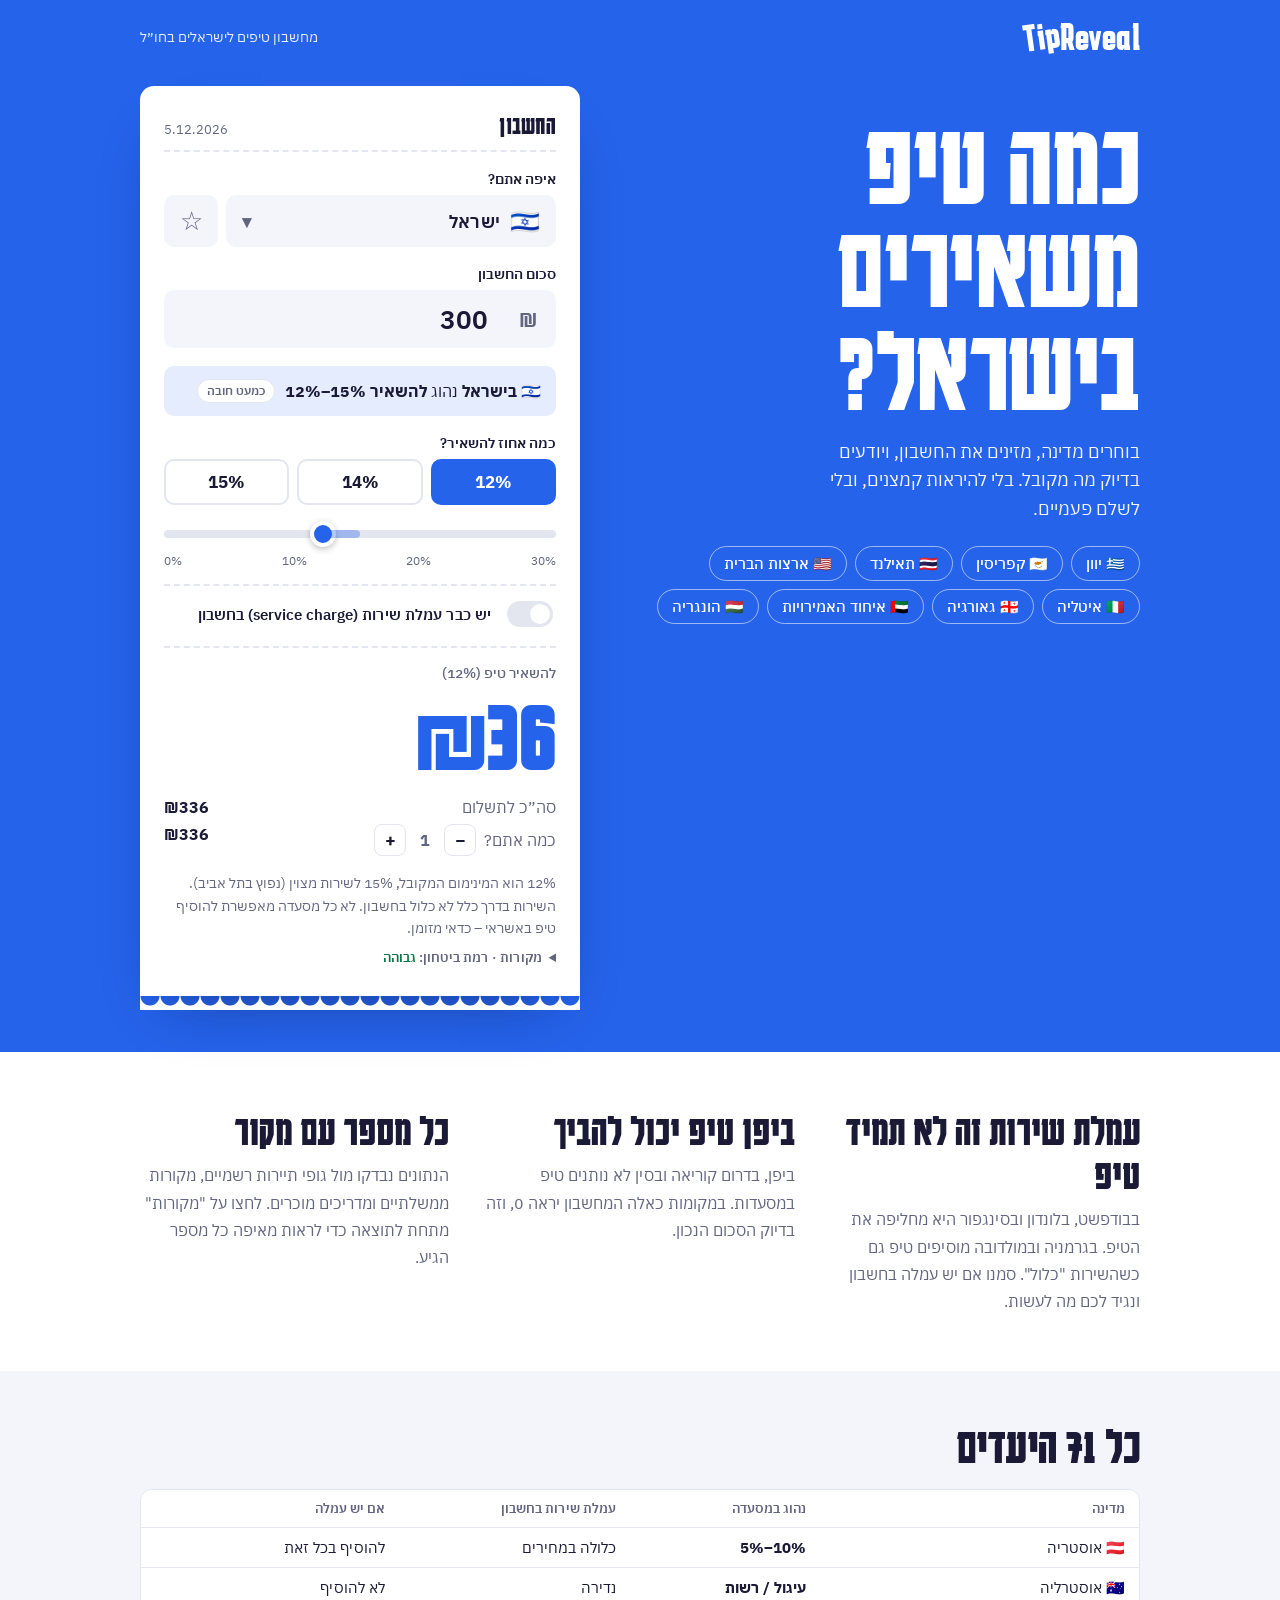
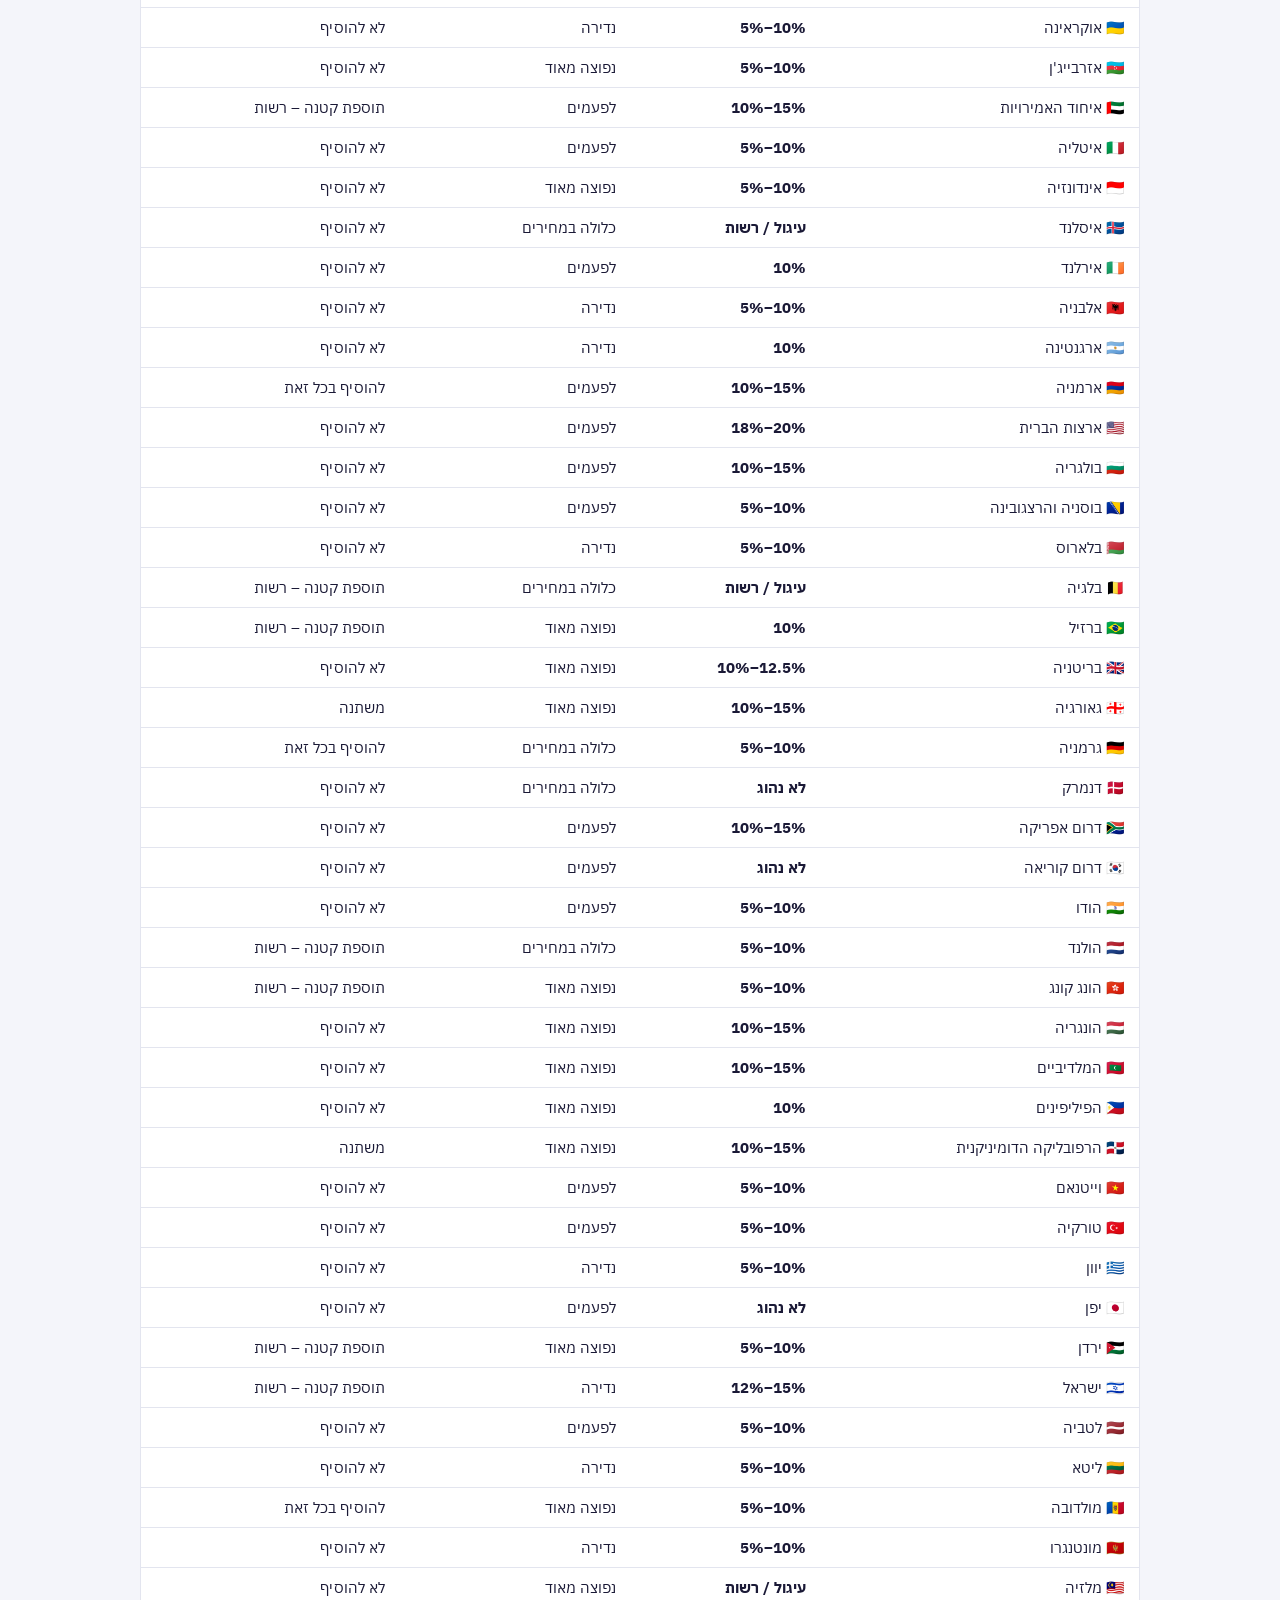
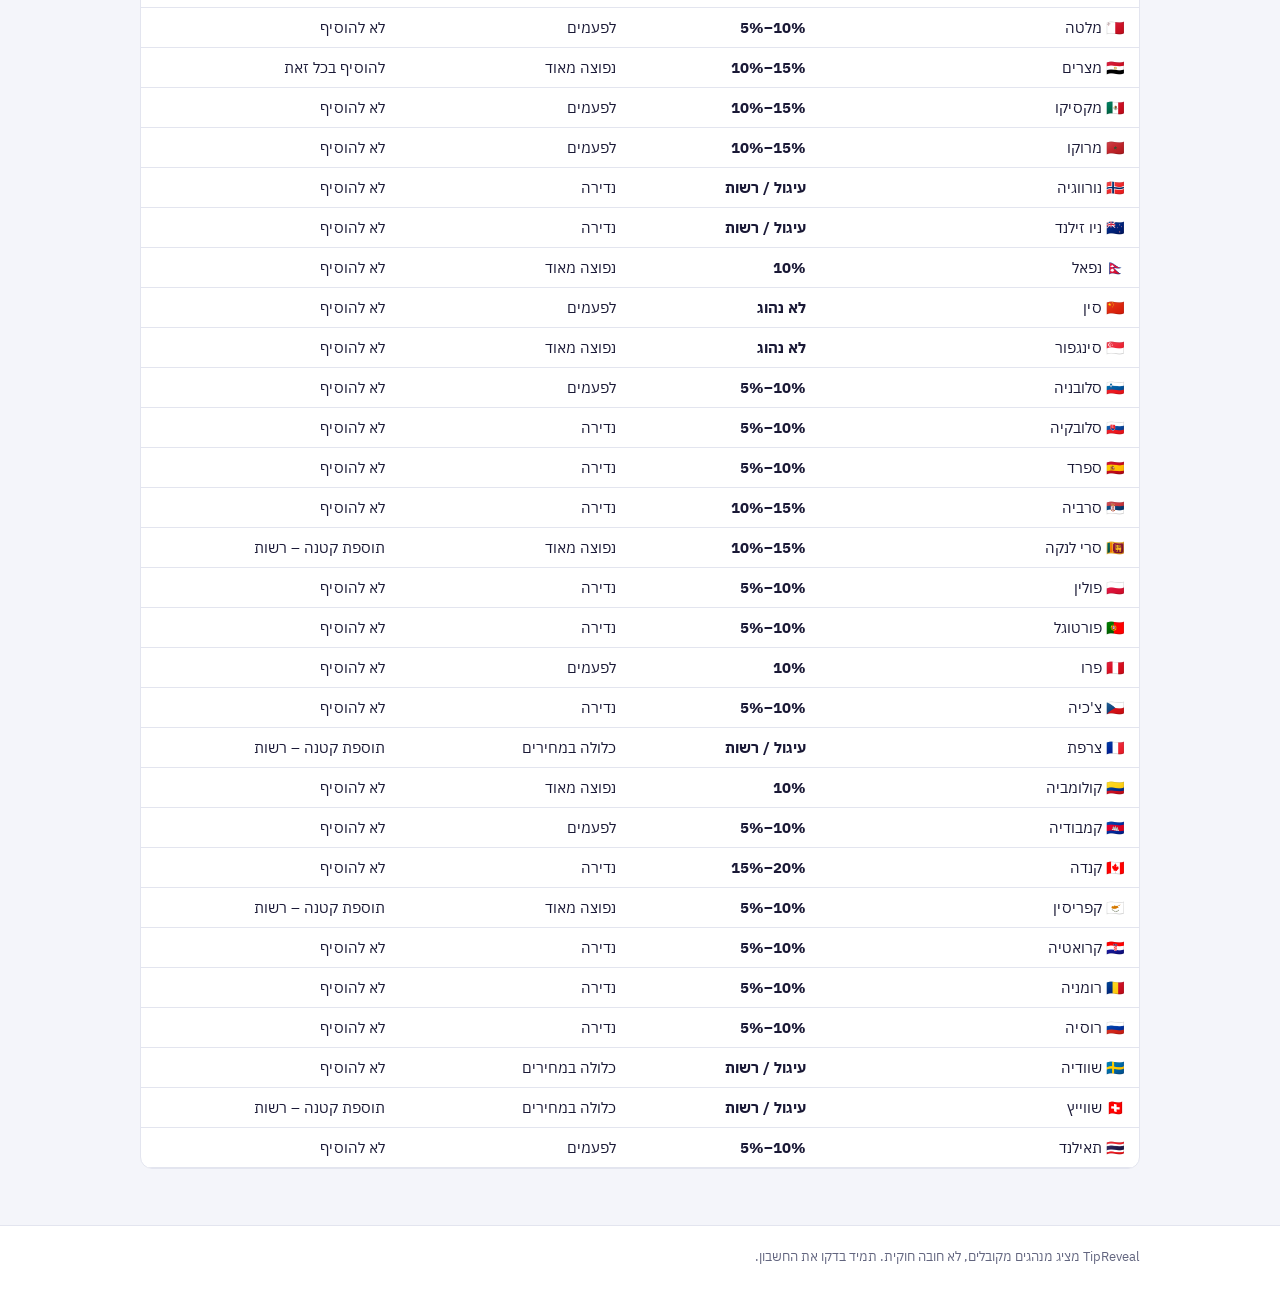
<file: index.html>
<!doctype html>
<html lang="he" dir="rtl">
<head>
<meta charset="utf-8">
<meta name="viewport" content="width=device-width, initial-scale=1, viewport-fit=cover">
<title>TipReveal – כמה טיפ משאירים במסעדה בחו"ל?</title>
<meta name="description" content="מחשבון טיפים לישראלים בחו״ל: בחרו מדינה, הזינו את החשבון וקבלו כמה טיפ נהוג להשאיר במסעדה – ב-71 יעדים, עם מקורות מאומתים.">
<meta property="og:title" content="TipReveal – כמה טיפ משאירים במסעדה בחו״ל?">
<meta property="og:description" content="בוחרים מדינה, מזינים חשבון – ויודעים בדיוק כמה להשאיר. 71 יעדים, מקורות מאומתים.">
<meta property="og:type" content="website">
<meta property="og:site_name" content="TipReveal">
<meta property="og:url" content="https://tipreveal.com/">
<meta property="og:image" content="https://tipreveal.com/og.png">
<meta property="og:image:width" content="1200">
<meta property="og:image:height" content="630">
<meta name="twitter:card" content="summary_large_image">
<link rel="canonical" href="https://tipreveal.com/">
<meta property="og:locale" content="he_IL">
<meta name="theme-color" content="#2563EB">
<link rel="icon" href="data:image/svg+xml,<svg xmlns='http://www.w3.org/2000/svg' viewBox='0 0 100 100'><text y='.9em' font-size='90'>🧾</text></svg>">
<link rel="preconnect" href="https://fonts.googleapis.com">
<link rel="preconnect" href="https://fonts.gstatic.com" crossorigin>
<link href="https://fonts.googleapis.com/css2?family=Karantina:wght@400;700&family=IBM+Plex+Sans+Hebrew:wght@400;500;600;700&display=swap" rel="stylesheet">
<script type="application/ld+json">{"@context":"https://schema.org","@type":"WebApplication","name":"TipReveal","url":"https://tipreveal.com/","applicationCategory":"TravelApplication","inLanguage":"he","description":"מחשבון טיפים במסעדות ב-71 יעדים לישראלים בחו״ל","offers":{"@type":"Offer","price":"0"}}</script>
<style>
:root{
  --accent:#2563EB; --on-accent:#FFFFFF; --accent-text:#2563EB;
  --ink:#1A1936; --muted:#62657F; --paper:#FFFFFF; --paper-2:#F4F5FA; --line:#E3E5EF;
  --good:#067647; --warn:#B54708; --page:var(--accent);
  --display:"Karantina","Arial Narrow","Heebo",system-ui,sans-serif;
  --body:"IBM Plex Sans Hebrew","Assistant","Segoe UI",Arial,sans-serif;
  box-sizing:border-box;
  padding-top:env(safe-area-inset-top,0px); padding-bottom:env(safe-area-inset-bottom,0px);
}
@media (prefers-color-scheme:dark){ :root:not([data-theme="light"]){
  --ink:#F1F1F8; --muted:#A6A9C2; --paper:#1D1C38; --paper-2:#27264A; --line:#35345C;
  --page:color-mix(in srgb,var(--accent) 45%,#0F0E24); --good:#6CE9A6; --warn:#FDB022; }
  :root:not([data-theme="light"]) .big{color:color-mix(in srgb,var(--accent) 70%,#FFFFFF)} }
:root[data-theme="dark"]{ --ink:#F1F1F8; --muted:#A6A9C2; --paper:#1D1C38; --paper-2:#27264A; --line:#35345C;
  --page:color-mix(in srgb,var(--accent) 45%,#0F0E24); --good:#6CE9A6; --warn:#FDB022; }
*,*::before,*::after{box-sizing:inherit}
html{scroll-padding-top:env(safe-area-inset-top,0px)}
body{overflow-x:hidden;margin:0;font-family:var(--body);color:var(--ink);background:var(--page);transition:background-color .6s ease;min-height:100%;-webkit-font-smoothing:antialiased}
a{color:inherit}
.wrap{max-width:1040px;margin:0 auto;padding:0 20px}
header.top{display:flex;align-items:center;justify-content:space-between;padding:18px 0;color:var(--on-accent)}
.logo{font-family:var(--display);font-weight:700;font-size:38px;line-height:1;letter-spacing:.5px;text-decoration:none}
.logo span{display:inline-block;transform:rotate(-8deg)}
.top small{font-size:14px;opacity:.9}
.hero>*{min-width:0}
.hero{display:grid;grid-template-columns:1fr minmax(320px,440px);gap:40px;align-items:start;padding:12px 0 56px}
.headline{color:var(--on-accent);padding-top:24px}
.headline h1{font-family:var(--display);font-weight:700;font-size:clamp(50px,10vw,120px);line-height:.86;margin:0 0 18px}
.headline h1 .place{display:block}
.headline p{font-size:18px;line-height:1.6;max-width:30ch;margin:0 0 22px;opacity:.95}
.quick{display:flex;flex-wrap:wrap;gap:8px}
.quick button{font:500 15px var(--body);border:1.5px solid color-mix(in srgb,var(--on-accent) 55%,transparent);background:transparent;color:var(--on-accent);border-radius:999px;padding:7px 14px;cursor:pointer}
.quick button[aria-pressed="true"]{background:var(--on-accent);color:var(--accent);border-color:var(--on-accent)}
/* receipt */
.receipt{background:var(--paper);border-radius:14px 14px 0 0;padding:26px 24px 30px;position:relative;box-shadow:0 30px 60px -30px rgba(10,10,40,.45)}
.receipt::after{content:"";position:absolute;inset:auto 0 -14px 0;height:14px;
  background:radial-gradient(circle at 10px 0,transparent 0 9px,var(--paper) 10px) 0 0/20px 14px repeat-x}
.rhead{display:flex;justify-content:space-between;align-items:baseline;border-bottom:2px dashed var(--line);padding-bottom:12px;margin-bottom:18px;color:var(--muted);font-size:13px}
.rhead b{font-family:var(--display);font-size:26px;color:var(--ink);font-weight:700;letter-spacing:.5px}
label.f{display:block;font-weight:600;font-size:14px;margin:0 0 7px}
.field{margin-bottom:18px}
.combo{position:relative}
.combo-row{display:flex;gap:8px}
.combo-btn{flex:1;min-width:0;display:flex;align-items:center;gap:10px;font:600 18px var(--body);color:var(--ink);background:var(--paper-2);border:2px solid transparent;border-radius:10px;padding:12px 14px;cursor:pointer;text-align:right}
.fav-btn{flex:none;width:54px;border-radius:10px;border:2px solid transparent;background:var(--paper-2);font-size:26px;line-height:1;cursor:pointer;color:var(--muted);transition:transform .15s}
.fav-btn:active{transform:scale(.92)}
.fav-btn[aria-pressed="true"]{color:#F5A400;background:color-mix(in srgb,#F5A400 16%,var(--paper-2))}
.fav-btn:focus-visible{border-color:var(--accent);outline:none}
.fav-note{font-size:14px;line-height:1.5;color:var(--muted);margin-top:8px;min-height:0}
.fav-note:empty{display:none}
.combo-pop .hint{font-size:13px;color:var(--muted);padding:2px 4px 8px;line-height:1.45}
.combo-pop li.grp{font-size:12px;font-weight:700;color:var(--muted);padding:10px 10px 2px;cursor:default;background:none!important}
.combo-pop li .star{flex:none;margin-inline-start:4px;width:34px;height:34px;border-radius:8px;border:0;background:transparent;font-size:20px;line-height:1;color:var(--muted);cursor:pointer}
.combo-pop li .star[aria-pressed="true"]{color:#F5A400}
.combo-pop li .star:hover{background:var(--line)}
.ql{color:var(--on-accent);font-weight:600;font-size:14px;align-self:center;opacity:.95;padding-inline-end:2px}
.combo-btn .fl{font-size:24px;line-height:1}
.combo-btn .chev{margin-inline-start:auto;color:var(--muted)}
.combo-pop{position:absolute;inset-inline:0;top:calc(100% + 6px);background:var(--paper);border:1px solid var(--line);border-radius:12px;box-shadow:0 20px 40px -16px rgba(10,10,40,.35);z-index:20;padding:8px;display:none}
.combo.open .combo-pop{display:block}
.combo-pop input{width:100%;font:500 16px var(--body);padding:10px 12px;border:1.5px solid var(--line);border-radius:8px;background:var(--paper-2);color:var(--ink)}
.combo-pop ul{list-style:none;margin:8px 0 0;padding:0;max-height:280px;overflow:auto}
.combo-pop li{display:flex;align-items:center;gap:10px;padding:9px 10px;border-radius:8px;cursor:pointer;font-size:16px}
.combo-pop li .en{color:var(--muted);font-size:13px;margin-inline-start:auto}
.combo-pop li[aria-selected="true"],.combo-pop li:hover{background:var(--paper-2)}
.money{display:flex;align-items:center;background:var(--paper-2);border-radius:10px;border:2px solid transparent}
.money:focus-within,.combo-btn:focus-visible{border-color:var(--accent);outline:none}
.money .sym{font:700 20px var(--body);padding:0 14px;color:var(--muted);min-width:52px;text-align:center}
.money input{flex:1;min-width:0;font:600 26px var(--body);border:0;background:transparent;color:var(--ink);padding:10px 14px 10px 0;direction:ltr;text-align:right}
.money input:focus{outline:none}
.norm{background:color-mix(in srgb,var(--accent) 12%,var(--paper));border-radius:10px;padding:13px 15px;margin-bottom:18px;font-size:16px;line-height:1.5}
.norm strong{font-weight:700}
.chip{display:inline-block;font-size:12px;font-weight:600;border-radius:999px;padding:2px 9px;margin-inline-start:6px;vertical-align:2px;background:var(--paper);border:1px solid var(--line);color:var(--muted)}
.pcts{display:flex;gap:8px;flex-wrap:wrap;margin-bottom:12px}
.pcts button{flex:1 0 auto;min-width:58px;font:700 17px var(--body);padding:10px 8px;border-radius:10px;border:2px solid var(--line);background:var(--paper);color:var(--ink);cursor:pointer}
.pcts button[aria-pressed="true"]{background:var(--accent);color:var(--on-accent);border-color:var(--accent)}
.slider{position:relative;height:34px;margin:4px 0 2px}
.slider .band{position:absolute;top:13px;height:8px;border-radius:4px;background:color-mix(in srgb,var(--accent) 35%,transparent)}
.slider input{position:absolute;inset:0;width:100%;margin:0;background:transparent;-webkit-appearance:none;appearance:none;direction:ltr}
.slider input::-webkit-slider-runnable-track{height:8px;border-radius:4px;background:var(--line)}
.slider input::-moz-range-track{height:8px;border-radius:4px;background:var(--line)}
.slider input::-webkit-slider-thumb{-webkit-appearance:none;width:26px;height:26px;border-radius:50%;background:var(--accent);border:4px solid var(--paper);margin-top:-9px;box-shadow:0 2px 6px rgba(0,0,0,.25)}
.slider input::-moz-range-thumb{width:20px;height:20px;border-radius:50%;background:var(--accent);border:4px solid var(--paper)}
.slider .band{z-index:1;pointer-events:none}
.scale{display:flex;justify-content:space-between;direction:ltr;font-size:12px;color:var(--muted);margin-bottom:16px}
.toggle{display:flex;align-items:center;gap:12px;padding:12px 0;border-top:2px dashed var(--line);font-weight:600;font-size:15px;cursor:pointer}
.toggle input{appearance:none;-webkit-appearance:none;width:46px;height:26px;border-radius:999px;background:var(--line);position:relative;cursor:pointer;flex:none;transition:background .2s}
.toggle input::after{content:"";position:absolute;top:3px;inset-inline-start:3px;width:20px;height:20px;border-radius:50%;background:#fff;transition:inset-inline-start .2s}
.toggle input:checked{background:var(--accent)}
.toggle input:checked::after{inset-inline-start:23px}
.advice{display:none;font-size:15px;line-height:1.55;background:var(--paper-2);border-radius:10px;padding:11px 14px;margin-bottom:12px}
.advice.show{display:block}
.result{border-top:2px dashed var(--line);padding-top:16px;margin-top:4px}
.result .lbl{font-size:14px;color:var(--muted);font-weight:500}
.big{font-family:var(--display);font-weight:700;font-size:clamp(76px,16vw,108px);line-height:.9;color:var(--accent-text);direction:ltr;text-align:right;margin:2px 0 6px;font-variant-numeric:tabular-nums}
.rows{display:grid;grid-template-columns:1fr auto;gap:7px 12px;font-size:16px}
.rows dd{margin:0;font-weight:700;direction:ltr;text-align:left;font-variant-numeric:tabular-nums}
.rows dt{color:var(--muted)}
.split{display:flex;align-items:center;gap:8px}
.split button{width:32px;height:32px;border-radius:8px;border:1.5px solid var(--line);background:var(--paper);color:var(--ink);font:700 18px var(--body);cursor:pointer}
.split output{min-width:22px;text-align:center;font-weight:700}
.note{font-size:14px;line-height:1.6;color:var(--muted);margin:16px 0 0}
.src{font-size:13px;color:var(--muted);margin-top:10px}
.src a{color:var(--muted)}
.src summary{cursor:pointer;font-weight:600}
.src ul{padding-inline-start:18px;margin:8px 0 0}
.conf{font-weight:600}
.conf.high{color:var(--good)} .conf.medium{color:var(--warn)}
/* lower sections */
section.info{background:var(--paper);color:var(--ink)}
.info .wrap{padding-top:56px;padding-bottom:56px;display:grid;grid-template-columns:repeat(3,1fr);gap:36px}
.info h2{font-family:var(--display);font-size:44px;line-height:1;margin:0 0 10px;font-weight:700}
.info p{margin:0;line-height:1.7;font-size:16px;color:var(--muted);max-width:40ch}
.all{background:var(--paper-2)}
.all .wrap{padding-top:48px;padding-bottom:56px}
.all h2{font-family:var(--display);font-size:52px;margin:0 0 18px;line-height:1}
.tablewrap{overflow-x:auto;background:var(--paper);border-radius:12px;border:1px solid var(--line)}
table{border-collapse:collapse;width:100%;font-size:15px;min-width:560px}
th,td{padding:10px 14px;text-align:right;border-bottom:1px solid var(--line)}
th{font-size:13px;color:var(--muted);font-weight:600;background:var(--paper)}
tbody tr{cursor:pointer}
tbody tr:hover{background:var(--paper-2)}
td.pct{font-weight:700}
footer{background:var(--paper);border-top:1px solid var(--line);font-size:13px;color:var(--muted)}
footer .wrap{padding-top:22px;padding-bottom:26px;display:flex;flex-wrap:wrap;gap:12px;justify-content:space-between;align-items:center}
footer button{font:600 13px var(--body);background:none;border:1.5px solid var(--line);color:var(--ink);border-radius:8px;padding:7px 12px;cursor:pointer}
:focus-visible{outline:3px solid var(--accent);outline-offset:2px}
.sr{position:absolute;width:1px;height:1px;overflow:hidden;clip:rect(0 0 0 0)}
@media (max-width:820px){
  .hero{grid-template-columns:1fr;gap:18px;padding-bottom:40px}
  .top small{display:none}
  .headline h1{overflow-wrap:anywhere}
  .quick{flex-wrap:nowrap;overflow-x:auto;padding-bottom:4px;scrollbar-width:none}
  .quick button{flex:none}
  .headline p{font-size:16px;margin-bottom:14px}
  .headline{padding-top:0}
  .headline p{max-width:none}
  .info .wrap{grid-template-columns:1fr;gap:26px}
}
@media (prefers-reduced-motion:reduce){*{transition:none!important;animation:none!important}}
.pop{animation:pop .35s ease}
@keyframes pop{0%{transform:translateY(6px);opacity:.3}100%{transform:none;opacity:1}}
</style>
</head>
<body>
<div class="wrap">
  <header class="top">
    <a class="logo" href="#" aria-label="TipReveal" dir="ltr"><span>Tip</span>Reveal</a>
    <small>מחשבון טיפים לישראלים בחו״ל</small>
  </header>
  <main class="hero">
    <div class="headline">
      <h1>כמה טיפ משאירים <span class="place" id="h-place">בישראל?</span></h1>
      <p>בוחרים מדינה, מזינים את החשבון, ויודעים בדיוק מה מקובל. בלי להיראות קמצנים, ובלי לשלם פעמיים.</p>
      <div class="quick" id="quick" aria-label="יעדים פופולריים"></div>
    </div>

    <form class="receipt" id="calc" onsubmit="return false" aria-label="מחשבון טיפ">
      <div class="rhead"><b>החשבון</b><span id="r-date"></span></div>

      <div class="field">
        <label class="f" id="lbl-country">איפה אתם?</label>
        <div class="combo" id="combo">
          <div class="combo-row">
            <button type="button" class="combo-btn" id="combo-btn" aria-haspopup="listbox" aria-expanded="false" aria-labelledby="lbl-country combo-btn">
              <span class="fl" id="c-flag">🇮🇱</span><span id="c-name">ישראל</span><span class="chev" aria-hidden="true">▾</span>
            </button>
            <button type="button" class="fav-btn" id="fav-btn" aria-pressed="false" aria-label="הוסיפו את המדינה למועדפים"><span id="fav-ico" aria-hidden="true">☆</span></button>
          </div>
          <div class="combo-pop">
            <div class="hint">☆ סמנו מדינות בכוכב. הן יעלו לראש הרשימה, והאתר ייפתח על המדינה המועדפת שלכם.</div>
            <input id="combo-q" type="search" placeholder="חפשו מדינה (עברית או English)" autocomplete="off" aria-controls="combo-list" aria-label="חיפוש מדינה">
            <ul id="combo-list" role="listbox" aria-labelledby="lbl-country"></ul>
          </div>
        </div>
        <div class="fav-note" id="fav-note" role="status" aria-live="polite"></div>
      </div>

      <div class="field">
        <label class="f" for="bill">סכום החשבון</label>
        <div class="money"><span class="sym" id="sym">₪</span><input id="bill" inputmode="decimal" placeholder="0" value="300" aria-describedby="sym"></div>
      </div>

      <div class="norm" id="norm" aria-live="polite"></div>

      <label class="f" id="lbl-pct">כמה אחוז להשאיר?</label>
      <div class="pcts" id="pcts" role="group" aria-labelledby="lbl-pct"></div>
      <div class="slider"><div class="band" id="band"></div>
        <input type="range" id="pct" min="0" max="30" step="1" value="12" aria-label="אחוז טיפ">
      </div>
      <div class="scale" aria-hidden="true"><span>0%</span><span>10%</span><span>20%</span><span>30%</span></div>

      <label class="toggle"><input type="checkbox" id="sc"> יש כבר עמלת שירות (service charge) בחשבון</label>
      <div class="advice" id="advice" aria-live="polite"></div>

      <div class="result">
        <div class="lbl">להשאיר טיפ</div>
        <div class="big" id="tip" aria-live="polite">₪36</div>
        <dl class="rows">
          <dt>סה״כ לתשלום</dt><dd id="total">₪336</dd>
          <dt><span class="split">כמה אתם? <button type="button" id="minus" aria-label="פחות סועדים">−</button><output id="ppl">1</output><button type="button" id="plus" aria-label="יותר סועדים">+</button></span></dt><dd id="per">₪336</dd>
        </dl>
        <p class="note" id="note"></p>
        <details class="src"><summary>מקורות · רמת ביטחון: <span class="conf" id="conf"></span></summary><ul id="srcs"></ul><div>נבדק לאחרונה: ספטמבר–אוקטובר 2026</div></details>
      </div>
    </form>
  </main>
</div>

<section class="info">
  <div class="wrap">
    <div><h2>עמלת שירות זה לא תמיד טיפ</h2><p>בבודפשט, בלונדון ובסינגפור היא מחליפה את הטיפ. בגרמניה ובמולדובה מוסיפים טיפ גם כשהשירות "כלול". סמנו אם יש עמלה בחשבון ונגיד לכם מה לעשות.</p></div>
    <div><h2>ביפן טיפ יכול להביך</h2><p>ביפן, בדרום קוריאה ובסין לא נותנים טיפ במסעדות. במקומות כאלה המחשבון יראה 0, וזה בדיוק הסכום הנכון.</p></div>
    <div><h2>כל מספר עם מקור</h2><p>הנתונים נבדקו מול גופי תיירות רשמיים, מקורות ממשלתיים ומדריכים מוכרים. לחצו על "מקורות" מתחת לתוצאה כדי לראות מאיפה כל מספר הגיע.</p></div>
  </div>
</section>

<section class="all">
  <div class="wrap">
    <h2 id="all-h">כל היעדים</h2>
    <div class="tablewrap"><table>
      <thead><tr><th>מדינה</th><th>נהוג במסעדה</th><th>עמלת שירות בחשבון</th><th>אם יש עמלה</th></tr></thead>
      <tbody id="tbl"></tbody>
    </table></div>
  </div>
</section>

<footer><div class="wrap">
  <span>TipReveal מציג מנהגים מקובלים, לא חובה חוקית. תמיד בדקו את החשבון.</span>
  <button type="button" id="report" hidden>מצאתם טעות? דווחו לנו</button>
</div></footer>

<script>
/* ===== CONFIG – להדבקת כתובות n8n אחרי ההקמה (לא חובה) ===== */
const CONFIG = {
  dataUrl: "",      // למשל https://YOUR-N8N/webhook/tipwise-data  (ריק = משתמשים בנתונים המוטמעים)
  feedbackUrl: ""   // למשל https://YOUR-N8N/webhook/tipwise-feedback (ריק = כפתור הדיווח מוסתר)
};
let DATA = [{"he": "ישראל", "flag": "🇮🇱", "en": "Israel", "code": "ILS", "sym": "₪", "type": "percentage", "min": 12, "max": 15, "default": 12, "status": "expected", "sc": "uncommon", "sc_pct": null, "after": "optional_small_extra", "conf": "high", "note": "12% הוא המינימום המקובל, 15% לשירות מצוין (נפוץ בתל אביב). השירות בדרך כלל לא כלול בחשבון. לא כל מסעדה מאפשרת להוסיף טיפ באשראי – כדאי מזומן.", "sources": [{"name": "וואלה! כסף – גובה הטיפ המקובל 12%-15% (2025)", "url": "https://finance.walla.co.il/item/3746730"}, {"name": "Time Out תל אביב – הקוד האתי: דיני מסעדות (12% מינימום)", "url": "https://timeout.co.il/%D7%94%D7%A7%D7%95%D7%93-%D7%94%D7%90%D7%AA%D7%99-%D7%93%D7%99%D7%A0%D7%99-%D7%9E%D7%A1%D7%A2%D7%93%D7%95%D7%AA/"}, {"name": "Dan Hotels – Tipping in Israel (Aug 2025)", "url": "https://www.danhotels.com/Blog/tipping-in-israel-who-when-and-how-much-to-tip/"}]}, {"he": "ארצות הברית", "flag": "🇺🇸", "en": "United States", "code": "USD", "sym": "$", "type": "percentage", "min": 18, "max": 20, "default": 18, "status": "expected", "sc": "sometimes", "sc_pct": 18, "after": "no_additional_tip", "conf": "high", "note": "טיפ הוא חלק מהשכר של המלצר, ולכן 18%–20% הוא הטווח המקובל במסעדות עם שירות שולחן. הממוצע בפועל: 19.3% (Toast, Q1 2026). מחשבים על הסכום לפני מס. בקבוצות גדולות ובחלק מהמקומות מתווסף 'gratuity' אוטומטי – אז לא מוסיפים.", "sources": [{"name": "Toast – Average tip percentage, Q1 2026 (19.3% full-service)", "url": "https://pos.toasttab.com/zh-us/blog/on-the-line/what-is-the-average-tip-percentage"}, {"name": "Toast – Restaurant tipping guide 2026", "url": "https://pos.toasttab.com/blog/on-the-line/restaurant-tipping-guide"}, {"name": "WTOP citing Emily Post Institute – Ultimate guide to tipping (2022)", "url": "https://wtop.com/news/2022/05/the-ultimate-guide-to-tipping"}]}, {"he": "קנדה", "flag": "🇨🇦", "en": "Canada", "code": "CAD", "sym": "C$", "type": "percentage", "min": 15, "max": 20, "default": 18, "status": "expected", "sc": "uncommon", "sc_pct": null, "after": "no_additional_tip", "conf": "high", "note": "כמו בארה\"ב: 15%–20% הוא הסטנדרט. לעיתים דמי שירות כלולים בקבוצות – בדקו את החשבון.", "sources": [{"name": "Skyscanner – Tipping in Canada", "url": "https://www.skyscanner.com/flights/advice/tipping-in-canada"}, {"name": "Canoo – Tipping in Canada: when and where", "url": "https://old.canoo.ca/tipping-in-canada-when-and-where/"}, {"name": "ynet – מדריך טיפים בעולם (ישן)", "url": "https://www.ynet.co.il/articles/0,7340,L-4106880,00.html"}]}, {"he": "בריטניה", "flag": "🇬🇧", "en": "United Kingdom", "code": "GBP", "sym": "£", "type": "percentage", "min": 10, "max": 12.5, "default": 10, "status": "customary", "sc": "common", "sc_pct": 12.5, "after": "no_additional_tip", "conf": "high", "note": "ברוב המסעדות (במיוחד בלונדון) מתווספים 12.5% דמי שירות 'discretionary' – אז לא מוסיפים טיפ. אם אין – 10%–12.5%. בפאבים עם הזמנה בבר לא נותנים טיפ. מאז 2024 החוק מחייב שכל הטיפים ודמי השירות יגיעו לעובדים.", "sources": [{"name": "Bloomberg via BNN – The UK has a new tipping law (Oct 2024)", "url": "https://bnnbloomberg.ca/business/2024/10/16/the-uk-has-a-new-tipping-law-so-are-you-paying-more-now"}, {"name": "UK legislation.gov.uk – Employment (Allocation of Tips) Act 2023", "url": "https://www.legislation.gov.uk/ukpga/2023/13/contents/data.html"}, {"name": "EF Go Ahead Tours – A-Z guide to tipping etiquette in Europe (2019)", "url": "https://www.goaheadtours.ca/travel-blog/articles/tipping-in-europe-guide"}]}, {"he": "אירלנד", "flag": "🇮🇪", "en": "Ireland", "code": "EUR", "sym": "€", "type": "percentage", "min": 10, "max": 10, "default": 10, "status": "customary", "sc": "sometimes", "sc_pct": null, "after": "no_additional_tip", "conf": "medium", "note": "כ-10% אם השירות לא כלול. לעיתים (בעיקר בקבוצות) דמי שירות כבר בחשבון.", "sources": [{"name": "EF Go Ahead Tours – A-Z guide to tipping etiquette in Europe (2019)", "url": "https://www.goaheadtours.ca/travel-blog/articles/tipping-in-europe-guide"}, {"name": "The Savvy Backpacker – Tipping in Europe", "url": "https://thesavvybackpacker.com/guide-tipping-gratuity-restaurants-europe/"}]}, {"he": "צרפת", "flag": "🇫🇷", "en": "France", "code": "EUR", "sym": "€", "type": "round_up", "min": 0, "max": 10, "default": 0, "status": "optional", "sc": "included_in_price", "sc_pct": 15, "after": "optional_small_extra", "conf": "high", "note": "השירות (כ-15%) כלול במחירים לפי חוק – 'service compris'. טיפ הוא בונוס: לעגל למעלה או להשאיר 1–2 יורו; עד 10% במסעדה יוקרתית על שירות מצוין.", "sources": [{"name": "N26 – Tipping in France", "url": "https://n26.com/en-de/blog/tipping-in-france"}, {"name": "Taste of France – Tipping in France / service compris", "url": "https://tasteoffrancemag.com/trending/tipping-in-france-what-you-need-to-know-about-service-compris/"}, {"name": "EF Go Ahead Tours – A-Z guide to tipping etiquette in Europe (2019)", "url": "https://www.goaheadtours.ca/travel-blog/articles/tipping-in-europe-guide"}]}, {"he": "איטליה", "flag": "🇮🇹", "en": "Italy", "code": "EUR", "sym": "€", "type": "percentage", "min": 5, "max": 10, "default": 5, "status": "optional", "sc": "sometimes", "sc_pct": null, "after": "no_additional_tip", "conf": "medium", "note": "טיפ צנוע: עיגול או כמה מטבעות, לא יותר מ-10%. 'Coperto' זה דמי שולחן/לחם – לא טיפ! אם מופיע 'Servizio' – השירות כבר שולם.", "sources": [{"name": "Migros – Tipping on holiday (country guide)", "url": "https://corporate.migros.ch/en/story/tipping-on-holiday"}, {"name": "EF Go Ahead Tours – A-Z guide to tipping etiquette in Europe (2019)", "url": "https://www.goaheadtours.ca/travel-blog/articles/tipping-in-europe-guide"}, {"name": "Rick Steves – Tipping in Europe", "url": "https://www.ricksteves.com/travel-tips/money/tipping-in-europe"}]}, {"he": "ספרד", "flag": "🇪🇸", "en": "Spain", "code": "EUR", "sym": "€", "type": "percentage", "min": 5, "max": 10, "default": 5, "status": "optional", "sc": "uncommon", "sc_pct": null, "after": "no_additional_tip", "conf": "medium", "note": "במקומות פשוטים מעגלים למעלה; 5%–10% במסעדות טובות. לא להשאיר טיפ אינו נחשב גס רוח.", "sources": [{"name": "EF Go Ahead Tours – A-Z guide to tipping etiquette in Europe (2019)", "url": "https://www.goaheadtours.ca/travel-blog/articles/tipping-in-europe-guide"}, {"name": "Rick Steves – Tipping in Europe", "url": "https://www.ricksteves.com/travel-tips/money/tipping-in-europe"}]}, {"he": "פורטוגל", "flag": "🇵🇹", "en": "Portugal", "code": "EUR", "sym": "€", "type": "percentage", "min": 5, "max": 10, "default": 5, "status": "appreciated", "sc": "uncommon", "sc_pct": null, "after": "no_additional_tip", "conf": "medium", "note": "עד 10% מוערך; השירות בדרך כלל לא כלול בחשבון.", "sources": [{"name": "EF Go Ahead Tours – A-Z guide to tipping etiquette in Europe (2019)", "url": "https://www.goaheadtours.ca/travel-blog/articles/tipping-in-europe-guide"}, {"name": "Rick Steves – Tipping in Europe", "url": "https://www.ricksteves.com/travel-tips/money/tipping-in-europe"}]}, {"he": "גרמניה", "flag": "🇩🇪", "en": "Germany", "code": "EUR", "sym": "€", "type": "percentage", "min": 5, "max": 10, "default": 10, "status": "customary", "sc": "included_in_price", "sc_pct": null, "after": "add_tip_anyway", "conf": "high", "note": "5%–10% מקובל. לא משאירים מטבעות על השולחן – אומרים למלצר את הסכום הכולל שרוצים לשלם ('Stimmt so'). השירות כלול במחיר, אבל טיפ עדיין נהוג.", "sources": [{"name": "Migros – Tipping on holiday (country guide)", "url": "https://corporate.migros.ch/en/story/tipping-on-holiday"}, {"name": "EF Go Ahead Tours – A-Z guide to tipping etiquette in Europe (2019)", "url": "https://www.goaheadtours.ca/travel-blog/articles/tipping-in-europe-guide"}, {"name": "Rick Steves – Tipping in Europe", "url": "https://www.ricksteves.com/travel-tips/money/tipping-in-europe"}]}, {"he": "הולנד", "flag": "🇳🇱", "en": "Netherlands", "code": "EUR", "sym": "€", "type": "percentage", "min": 5, "max": 10, "default": 5, "status": "optional", "sc": "included_in_price", "sc_pct": null, "after": "optional_small_extra", "conf": "medium", "note": "השירות כלול. מעגלים למעלה, או 5%–10% על שירות טוב במסעדה טובה.", "sources": [{"name": "EF Go Ahead Tours – A-Z guide to tipping etiquette in Europe (2019)", "url": "https://www.goaheadtours.ca/travel-blog/articles/tipping-in-europe-guide"}, {"name": "The Savvy Backpacker – Tipping in Europe", "url": "https://thesavvybackpacker.com/guide-tipping-gratuity-restaurants-europe/"}]}, {"he": "שווייץ", "flag": "🇨🇭", "en": "Switzerland", "code": "CHF", "sym": "CHF", "type": "round_up", "min": 0, "max": 10, "default": 0, "status": "optional", "sc": "included_in_price", "sc_pct": null, "after": "optional_small_extra", "conf": "medium", "note": "השירות כלול במחירים לפי חוק. מעגלים למעלה (למשל 47 → 50 פרנק) או 5%–10% על שירות יוצא דופן.", "sources": [{"name": "EF Go Ahead Tours – A-Z guide to tipping etiquette in Europe (2019)", "url": "https://www.goaheadtours.ca/travel-blog/articles/tipping-in-europe-guide"}, {"name": "Newly Swissed – Complete guide to tipping in Switzerland", "url": "https://www.newlyswissed.com/complete-guide-to-tipping-in-switzerland/"}, {"name": "SmarterTravel – Switzerland tipping guide", "url": "https://www.smartertravel.com/tipping-switzerland-switzerland-tipping-guide/"}]}, {"he": "אוסטריה", "flag": "🇦🇹", "en": "Austria", "code": "EUR", "sym": "€", "type": "percentage", "min": 5, "max": 10, "default": 10, "status": "customary", "sc": "included_in_price", "sc_pct": null, "after": "add_tip_anyway", "conf": "high", "note": "כ-10% מקובל; אומרים למלצר את הסכום הכולל בזמן התשלום. גם כשהשירות כלול, נהוג להוסיף.", "sources": [{"name": "Migros – Tipping on holiday (country guide)", "url": "https://corporate.migros.ch/en/story/tipping-on-holiday"}, {"name": "EF Go Ahead Tours – A-Z guide to tipping etiquette in Europe (2019)", "url": "https://www.goaheadtours.ca/travel-blog/articles/tipping-in-europe-guide"}, {"name": "N26 – Ultimate guide to tipping in Europe", "url": "https://n26.com/en-fr/blog/tipping-in-europe"}]}, {"he": "יוון", "flag": "🇬🇷", "en": "Greece", "code": "EUR", "sym": "€", "type": "percentage", "min": 5, "max": 10, "default": 10, "status": "customary", "sc": "uncommon", "sc_pct": null, "after": "no_additional_tip", "conf": "medium", "note": "מקומיים משאירים 5%–10% או מעגלים; באזורי תיירות 10%–15% נפוץ. עדיף במזומן – טיפ באשראי לא תמיד מגיע למלצר. שורות 'לחם'/'כיסוי' אינן טיפ.", "sources": [{"name": "Celebrity Cruises – Tipping in Greece", "url": "https://www.celebritycruises.com/blog/tipping-in-greece"}, {"name": "Intrepid Travel – Tipping in Greece", "url": "https://intrepidtravel.com/en/greece/tipping-in-greece"}, {"name": "Migros – Tipping on holiday (country guide)", "url": "https://corporate.migros.ch/en/story/tipping-on-holiday"}]}, {"he": "צ'כיה", "flag": "🇨🇿", "en": "Czech Republic", "code": "CZK", "sym": "Kč", "type": "percentage", "min": 5, "max": 10, "default": 10, "status": "customary", "sc": "uncommon", "sc_pct": null, "after": "no_additional_tip", "conf": "medium", "note": "5%–10%, או עיגול לסכום נוח. אומרים למלצר את הסכום הכולל כשמשלמים. 'Service not included' על החשבון זה רגיל.", "sources": [{"name": "Avantgarde Prague – Tipping in Prague", "url": "https://www.avantgarde-prague.com/tipping-in-prague/"}, {"name": "Prague Behind the Scenes – Tipping in Prague", "url": "https://www.praguebehindthescenes.com/?p=6650"}, {"name": "View from Prague – Tipping etiquette", "url": "https://www.viewfromprague.com/tipping-etiquette/"}]}, {"he": "הונגריה", "flag": "🇭🇺", "en": "Hungary", "code": "HUF", "sym": "Ft", "type": "percentage", "min": 10, "max": 15, "default": 10, "status": "customary", "sc": "common", "sc_pct": 12.5, "after": "no_additional_tip", "conf": "high", "note": "בהרבה מסעדות בבודפשט מתווספים 10%–15% (לרוב 12.5%) 'szervizdíj' – אז לא מוסיפים! אם אין – 10%–15%. לא משאירים טיפ על השולחן, אלא נותנים ביד.", "sources": [{"name": "We Love Budapest – Gratuity guide Hungary", "url": "https://welovebudapest.com/en/toplist/gratuity-guide-how-much-to-tip-in-hungary"}, {"name": "Budapest.com – FAQ: tipping and payments in Hungary", "url": "https://www.budapest.com/en/faq/faq-tipping-and-payments-in-hungary"}, {"name": "JustBudapest – Tipping", "url": "https://justbudapest.com/tipping/"}]}, {"he": "פולין", "flag": "🇵🇱", "en": "Poland", "code": "PLN", "sym": "zł", "type": "percentage", "min": 5, "max": 10, "default": 10, "status": "customary", "sc": "uncommon", "sc_pct": null, "after": "no_additional_tip", "conf": "high", "note": "5%–10%, או עיגול. זהירות: אמירת 'דז'ינקואה' (תודה) כשמוסרים מזומן = 'תשאיר את העודף'. בקבוצות לעיתים מתווספים 10%.", "sources": [{"name": "Careers in Poland – A few tips on tipping in Poland", "url": "https://www.careersinpoland.com/article/customs/a-few-tips-on-tipping-in-poland"}, {"name": "In Your Pocket Warsaw – Tipping tribulations", "url": "https://www.inyourpocket.com/warsaw/Tipping-Tribulations_72657f"}, {"name": "EF Go Ahead Tours – A-Z guide to tipping etiquette in Europe (2019)", "url": "https://www.goaheadtours.ca/travel-blog/articles/tipping-in-europe-guide"}]}, {"he": "רוסיה", "flag": "🇷🇺", "en": "Russia", "code": "RUB", "sym": "₽", "type": "percentage", "min": 5, "max": 10, "default": 10, "status": "customary", "sc": "uncommon", "sc_pct": null, "after": "no_additional_tip", "conf": "medium", "note": "5%–10% במזומן, ישירות למלצר. כרטיסי אשראי זרים בדרך כלל לא עובדים ברוסיה – תכננו מזומן.", "sources": [{"name": "Firebird Tours – Tipping in Russia", "url": "https://www.firebirdtours.com/node/1162424"}, {"name": "EF Go Ahead Tours – A-Z guide to tipping etiquette in Europe (2019)", "url": "https://www.goaheadtours.ca/travel-blog/articles/tipping-in-europe-guide"}, {"name": "The Moscow Times – What's the deal with tipping (2016)", "url": "https://themoscowtimes.com/articles/moscow-lifehack-whats-the-deal-with-tipping-52824"}]}, {"he": "אוקראינה", "flag": "🇺🇦", "en": "Ukraine", "code": "UAH", "sym": "₴", "type": "percentage", "min": 5, "max": 10, "default": 10, "status": "appreciated", "sc": "uncommon", "sc_pct": null, "after": "no_additional_tip", "conf": "medium", "note": "טיפ לא חובה, אבל 10% מוערך על שירות טוב. שימו לב: יש אזהרות מסע בגלל המלחמה.", "sources": [{"name": "CIA World Factbook – Ukraine Travel Facts (2024, PDF)", "url": "https://cia.gov/the-world-factbook/static/b0ee05fa6e28b9b9720977bf50dda66e/UP-travel-facts.pdf"}, {"name": "Global Road Warrior – Ukraine tipping", "url": "https://globalroadwarrior.com/ebsco/ukraine/tipping.html"}, {"name": "Matador Network – What to tip your waiter almost everywhere", "url": "https://matadornetwork.com/abroad/what-to-tip-your-waiter-almost-everywhere-in-the-world"}]}, {"he": "טורקיה", "flag": "🇹🇷", "en": "Turkey", "code": "TRY", "sym": "₺", "type": "percentage", "min": 5, "max": 10, "default": 10, "status": "customary", "sc": "sometimes", "sc_pct": null, "after": "no_additional_tip", "conf": "medium", "note": "5%–10% הוא הנורמה; במסעדות תיירותיות 10%–15% נפוץ. עדיף מזומן. אם מופיע 'Servis ücreti' – השירות כבר בחשבון.", "sources": [{"name": "Turkey Travel Planner – Tipping in Turkey", "url": "https://turkeytravelplanner.com/details/money/tipping.html"}, {"name": "Chasing the Donkey – Tipping in Turkey", "url": "https://www.chasingthedonkey.com/Tipping-In-Turkey-How-To-Tip-In-Turkey/"}, {"name": "Antalya Transfer – Turkey tipping guide 2026", "url": "https://antalyatransfer.taxi/en/blog/turkey-tipping-guide-who-when-how-much-tourist-etiquette-2026"}]}, {"he": "מונטנגרו", "flag": "🇲🇪", "en": "Montenegro", "code": "EUR", "sym": "€", "type": "percentage", "min": 5, "max": 10, "default": 10, "status": "appreciated", "sc": "uncommon", "sc_pct": null, "after": "no_additional_tip", "conf": "medium", "note": "דמי שירות בדרך כלל לא כלולים, ולכן 10% מוערך.", "sources": [{"name": "CIA World Factbook – Montenegro Travel Facts", "url": "https://www.cia.gov/the-world-factbook/countries/montenegro/travel-facts"}, {"name": "EF Go Ahead Tours – A-Z guide to tipping etiquette in Europe (2019)", "url": "https://www.goaheadtours.ca/travel-blog/articles/tipping-in-europe-guide"}, {"name": "Chasing the Donkey – Tipping in Montenegro", "url": "https://chasingthedonkey.com/tipping-in-montenegro-how-to-tip-in-montenegro"}]}, {"he": "קפריסין", "flag": "🇨🇾", "en": "Cyprus", "code": "EUR", "sym": "€", "type": "percentage", "min": 5, "max": 10, "default": 5, "status": "optional", "sc": "common", "sc_pct": 10, "after": "optional_small_extra", "conf": "medium", "note": "לפי חוק מ-1968 דמי השירות כלולים בחשבון, ולכן טיפ הוא רשות. מקובל לעגל או להשאיר 5%–10% (או 2–3 יורו) על שירות טוב.", "sources": [{"name": "Cyprus Mail – Essential tips for Cyprus visitors (Dec 2025)", "url": "https://cyprus-mail.com/2025/12/16/essential-tips-customs-and-useful-words-for-cyprus-visitors"}, {"name": "CIA World Factbook – Cyprus Travel Facts", "url": "https://www.cia.gov:443/the-world-factbook/countries/cyprus/travel-facts"}, {"name": "Paphos Life – Tipping point for waiting staff (חוק 1968)", "url": "https://www.paphoslife.com/news/tipping_point_for_waiting_staff"}]}, {"he": "אלבניה", "flag": "🇦🇱", "en": "Albania", "code": "ALL", "sym": "L", "type": "percentage", "min": 5, "max": 10, "default": 5, "status": "appreciated", "sc": "uncommon", "sc_pct": null, "after": "no_additional_tip", "conf": "medium", "note": "מעגלים לשטר הקרוב או עד 10% – מוערך, לא חובה.", "sources": [{"name": "EF Go Ahead Tours – A-Z guide to tipping etiquette in Europe (2019)", "url": "https://www.goaheadtours.ca/travel-blog/articles/tipping-in-europe-guide"}, {"name": "Chasing the Donkey – Tipping in Albania", "url": "https://www.chasingthedonkey.com/tipping-in-albania-how-to-tip-in-albania/"}]}, {"he": "גאורגיה", "flag": "🇬🇪", "en": "Georgia", "code": "GEL", "sym": "₾", "type": "percentage", "min": 10, "max": 15, "default": 10, "status": "customary", "sc": "common", "sc_pct": 10, "after": "varies", "conf": "medium", "note": "10% הופך לנורמה בטביליסי. הרבה מסעדות מוסיפות 10%–18% דמי שירות (מופיע בתפריט). המקורות חלוקים אם זה מגיע למלצרים – מומלץ להשאיר תוספת קטנה במזומן.", "sources": [{"name": "Sakhva Travel – Tipping in Georgia", "url": "https://sakhva-travel.com/en/blog/tipping-in-georgia/"}, {"name": "Wander-Lush – Tips for eating out in Tbilisi", "url": "https://wander-lush.org/tips-for-eating-out-in-tbilisi-georgia/"}, {"name": "Red Fedora Diary – Best restaurants in Tbilisi (tipping section)", "url": "https://www.redfedoradiary.com/best-restaurants-in-tbilisi-georgian-food/"}]}, {"he": "אזרבייג'ן", "flag": "🇦🇿", "en": "Azerbaijan", "code": "AZN", "sym": "₼", "type": "percentage", "min": 5, "max": 10, "default": 10, "status": "appreciated", "sc": "common", "sc_pct": 10, "after": "no_additional_tip", "conf": "medium", "note": "הרבה מסעדות בבאקו מוסיפות 10% שירות – בדקו את החשבון. אם אין, 5%–10% על שירות טוב. לפי ה-CIA טיפ אינו נפוץ בקרב מקומיים.", "sources": [{"name": "Daytrip – Baku destination page", "url": "https://daytrip.com/zh/transfers/baku-az"}, {"name": "CIA World Factbook – Azerbaijan Travel Facts (PDF)", "url": "https://cia.gov/the-world-factbook/static/a9cabf9f946b5a992173d2b12cf98208/AJ-travel-facts.pdf"}, {"name": "Abercrombie & Kent – Azerbaijan essential information (PDF)", "url": "https://www.Abercrombiekent.com/-/media/ak/media-for-prod/destinations/information-pdfs/europe/ei-azerbaijan.pdf"}]}, {"he": "בולגריה", "flag": "🇧🇬", "en": "Bulgaria", "code": "EUR", "sym": "€", "type": "percentage", "min": 10, "max": 15, "default": 10, "status": "customary", "sc": "sometimes", "sc_pct": null, "after": "no_additional_tip", "conf": "medium", "note": "10% סטנדרטי, 15% על שירות מצוין. מ-1.1.2026 המטבע הוא אירו (לא לבה).", "sources": [{"name": "Chasing the Donkey – Tipping in Bulgaria", "url": "https://www.chasingthedonkey.com/tipping-in-bulgaria-how-to-tip-in-bulgaria/"}, {"name": "GuideBG – Cultural dos and don'ts in Bulgaria", "url": "https://www.guidebg.com/cultural-dos-and-donts-in-bulgaria"}, {"name": "Loudavým krokem – Bulgaria prices after the euro (2026)", "url": "https://loudavymkrokem.cz/nl/prijzen-vakantie-bulgarije/"}]}, {"he": "קרואטיה", "flag": "🇭🇷", "en": "Croatia", "code": "EUR", "sym": "€", "type": "percentage", "min": 5, "max": 10, "default": 10, "status": "customary", "sc": "uncommon", "sc_pct": null, "after": "no_additional_tip", "conf": "medium", "note": "כ-10% על שירות טוב (עד 15% במסעדה יוקרתית). עדיף מזומן. אם כתוב 'Napojnica uračunata' – הטיפ כלול.", "sources": [{"name": "Wise – Tipping in Croatia", "url": "https://wise.com/us/travel-money/tip-calculator/croatia"}, {"name": "Croatia Week – Tipping in Croatia", "url": "https://www.croatiaweek.com/tipping-in-croatia-what-to-do/"}, {"name": "Chasing the Donkey – How to tip in Croatia", "url": "https://www.chasingthedonkey.com/how-to-tip-in-croatia-tipping-in-croatia/"}]}, {"he": "רומניה", "flag": "🇷🇴", "en": "Romania", "code": "RON", "sym": "lei", "type": "percentage", "min": 5, "max": 10, "default": 10, "status": "customary", "sc": "uncommon", "sc_pct": null, "after": "no_additional_tip", "conf": "high", "note": "5%–10% (כלל ה-10%). לפי החוק החשבון מציע לבחור טיפ בין 0% ל-15% – זו בחירה שלכם, לא חובה.", "sources": [{"name": "Sofia Adventures – Tipping in Romania", "url": "https://sofiaadventures.com/tipping-in-romania/"}, {"name": "Romania Experience – Tipping in Romania", "url": "https://www.romaniaexperience.com/?p=2571"}, {"name": "BZI.ro – חוק הטיפ ברומניה: 0%–15% לבחירת הלקוח", "url": "https://www.bzi.ro/ce-suma-a-fost-obligat-sa-lase-bacsis-un-client-pentru-o-nota-de-159-de-lei-intr-un-restaurant-din-centrul-vechi-din-bucuresti-4635239"}]}, {"he": "סרביה", "flag": "🇷🇸", "en": "Serbia", "code": "RSD", "sym": "RSD", "type": "percentage", "min": 10, "max": 15, "default": 10, "status": "customary", "sc": "uncommon", "sc_pct": null, "after": "no_additional_tip", "conf": "high", "note": "10%–15% אם הייתם מרוצים; דמי שירות בדרך כלל לא בחשבון. טיפ בכרטיס לרוב לא אפשרי – הביאו מזומן.", "sources": [{"name": "CIA World Factbook – Serbia Travel Facts", "url": "https://www.cia.gov:443/the-world-factbook/countries/serbia/travel-facts"}, {"name": "On The Go Tours – Serbia travel tips", "url": "https://www.onthegotours.com/us/Serbia/Guides/Travel-Tips-and-Useful-Info"}, {"name": "Chasing the Donkey – Tipping in Serbia", "url": "https://www.chasingthedonkey.com/tipping-in-serbia-how-to-tip-in-serbia/"}]}, {"he": "סלובניה", "flag": "🇸🇮", "en": "Slovenia", "code": "EUR", "sym": "€", "type": "percentage", "min": 5, "max": 10, "default": 10, "status": "appreciated", "sc": "sometimes", "sc_pct": null, "after": "no_additional_tip", "conf": "medium", "note": "בערים ובאזורי תיירות כ-10% (15% על שירות מצוין); במקומות אחרים מעגלים.", "sources": [{"name": "CIA World Factbook – Slovenia Travel Facts (PDF)", "url": "https://www.cia.gov/the-world-factbook/static/f5eda3b0e5fe694d1481da4619701838/SI-travel-facts.pdf"}, {"name": "Daytrip – Ljubljana destination page", "url": "https://daytrip.com/zh/transfers/ljubljana-si"}, {"name": "EF Go Ahead Tours – A-Z guide to tipping etiquette in Europe (2019)", "url": "https://www.goaheadtours.ca/travel-blog/articles/tipping-in-europe-guide"}]}, {"he": "סלובקיה", "flag": "🇸🇰", "en": "Slovakia", "code": "EUR", "sym": "€", "type": "percentage", "min": 5, "max": 10, "default": 10, "status": "customary", "sc": "uncommon", "sc_pct": null, "after": "no_additional_tip", "conf": "medium", "note": "מקומיים מעגלים ביורו-שניים; מתיירים מקובל 10%. ה-CIA מציין 10%–20% – מקור מקומי אומר ש-20% זה יותר מדי.", "sources": [{"name": "Rough Guides – Slovakia culture & etiquette", "url": "https://www.roughguides.com/slovakia/culture-etiquette/"}, {"name": "The Slovak Spectator – Tips for restaurants", "url": "https://spectacular.sme.sk/en/blogs/advices-restaurants-slovakia"}, {"name": "CIA World Factbook – Slovakia Travel Facts (2024, PDF)", "url": "https://www.cia.gov/the-world-factbook/about/archives/2024/static/68a4a61c2906254cc58ebda1727b7571/LO-travel-facts.pdf"}]}, {"he": "בלגיה", "flag": "🇧🇪", "en": "Belgium", "code": "EUR", "sym": "€", "type": "round_up", "min": 0, "max": 10, "default": 0, "status": "optional", "sc": "included_in_price", "sc_pct": null, "after": "optional_small_extra", "conf": "medium", "note": "השירות כלול. מעגלים למעלה, או עד 10% על שירות יוצא דופן.", "sources": [{"name": "EF Go Ahead Tours – A-Z guide to tipping etiquette in Europe (2019)", "url": "https://www.goaheadtours.ca/travel-blog/articles/tipping-in-europe-guide"}, {"name": "The Savvy Backpacker – Tipping in Europe", "url": "https://thesavvybackpacker.com/guide-tipping-gratuity-restaurants-europe/"}]}, {"he": "דנמרק", "flag": "🇩🇰", "en": "Denmark", "code": "DKK", "sym": "kr.", "type": "none", "min": 0, "max": 0, "default": 0, "status": "not_customary", "sc": "included_in_price", "sc_pct": null, "after": "no_additional_tip", "conf": "high", "note": "טיפ אינו מסורת (VisitCopenhagen). השירות כלול לפי חוק. אפשר לעגל, ועד 10% רק על שירות יוצא דופן.", "sources": [{"name": "Your Mileage May Vary (Aug 2026) quoting VisitCopenhagen", "url": "https://yourmileagemayvary.com/2026/08/15/destinations-where-tipping-isnt-expected/"}, {"name": "Scandification – Tipping in Denmark", "url": "https://scandification.com/tipping-in-denmark-do-you-tip-in-denmark/"}, {"name": "EF Go Ahead Tours – A-Z guide to tipping etiquette in Europe (2019)", "url": "https://www.goaheadtours.ca/travel-blog/articles/tipping-in-europe-guide"}]}, {"he": "שוודיה", "flag": "🇸🇪", "en": "Sweden", "code": "SEK", "sym": "kr", "type": "round_up", "min": 0, "max": 10, "default": 0, "status": "optional", "sc": "included_in_price", "sc_pct": null, "after": "no_additional_tip", "conf": "high", "note": "Visit Sweden: טיפ תמיד מתקבל בברכה אבל לא מצופה. רבים מעגלים; 5%–10% נחשב נדיב.", "sources": [{"name": "Your Mileage May Vary (Jun 2025) quoting Visit Sweden", "url": "https://yourmileagemayvary.com/2025/06/23/tip-fatigue-is-real-here-are-12-countries-where-gratuities-arent-expected/"}, {"name": "Take Me To Sweden – Tipping in Sweden", "url": "https://www.takemetosweden.be/en/tipping-in-sweden/"}, {"name": "EF Go Ahead Tours – A-Z guide to tipping etiquette in Europe (2019)", "url": "https://www.goaheadtours.ca/travel-blog/articles/tipping-in-europe-guide"}]}, {"he": "ליטא", "flag": "🇱🇹", "en": "Lithuania", "code": "EUR", "sym": "€", "type": "percentage", "min": 5, "max": 10, "default": 10, "status": "customary", "sc": "uncommon", "sc_pct": null, "after": "no_additional_tip", "conf": "medium", "note": "10% מתאים במסעדות ובברים (CIA). בדקו אם דמי שירות כבר כלולים.", "sources": [{"name": "CIA World Factbook – Lithuania Travel Facts", "url": "https://www.cia.gov:443/the-world-factbook/countries/lithuania/travel-facts"}, {"name": "International House Vilnius – Tipping etiquette in Lithuania", "url": "https://ihvilnius.lt/understanding-tipping-etiquette-in-lithuania"}, {"name": "EF Go Ahead Tours – A-Z guide to tipping etiquette in Europe (2019)", "url": "https://www.goaheadtours.ca/travel-blog/articles/tipping-in-europe-guide"}]}, {"he": "לטביה", "flag": "🇱🇻", "en": "Latvia", "code": "EUR", "sym": "€", "type": "percentage", "min": 5, "max": 10, "default": 10, "status": "appreciated", "sc": "sometimes", "sc_pct": null, "after": "no_additional_tip", "conf": "medium", "note": "10% על שירות שולחן טוב מוערך; בבר מעגלים.", "sources": [{"name": "CIA World Factbook – Latvia Travel Facts", "url": "https://www.cia.gov/the-world-factbook/countries/latvia/travel-facts"}, {"name": "EF Go Ahead Tours – A-Z guide to tipping etiquette in Europe (2019)", "url": "https://www.goaheadtours.ca/travel-blog/articles/tipping-in-europe-guide"}]}, {"he": "מולדובה", "flag": "🇲🇩", "en": "Moldova", "code": "MDL", "sym": "L", "type": "percentage", "min": 5, "max": 10, "default": 10, "status": "customary", "sc": "common", "sc_pct": null, "after": "add_tip_anyway", "conf": "medium", "note": "לפי ה-CIA דמי שירות כלולים לעיתים קרובות, ובכל זאת מצופה עוד 5%–10%.", "sources": [{"name": "CIA World Factbook – Moldova Travel Facts (PDF)", "url": "https://www.cia.gov/the-world-factbook/static/e0c90fa9ebf8d1bbadb75096d1c39212/MD-travel-facts.pdf"}, {"name": "ATM Fee Saver community forum – Moldova daily costs (supplementary only)", "url": "https://explore.atmfeesaver.com/community/money-travel-in-europe-travel-budgets/cash-per-day-in-moldova/"}]}, {"he": "בלארוס", "flag": "🇧🇾", "en": "Belarus", "code": "BYN", "sym": "Br", "type": "percentage", "min": 5, "max": 10, "default": 5, "status": "appreciated", "sc": "uncommon", "sc_pct": null, "after": "no_additional_tip", "conf": "medium", "note": "טיפ לגמרי לפי שיקול דעת; דמי שירות לא מתווספים אוטומטית. כ-5% (CIA) עד 10% (In Your Pocket).", "sources": [{"name": "CIA World Factbook – Belarus Travel Facts (Dec 2024, PDF)", "url": "https://cia.gov/the-world-factbook/static/e4fee91f726dcf59143e470e51afcc9d/BO-travel-facts.pdf"}, {"name": "In Your Pocket Minsk – Basics", "url": "https://www.inyourpocket.com/minsk/Basics"}]}, {"he": "בוסניה והרצגובינה", "flag": "🇧🇦", "en": "Bosnia and Herzegovina", "code": "BAM", "sym": "KM", "type": "percentage", "min": 5, "max": 10, "default": 10, "status": "customary", "sc": "sometimes", "sc_pct": null, "after": "no_additional_tip", "conf": "medium", "note": "כ-10% כשמרוצים. במקומות יוקרתיים בערים לעיתים דמי שירות כבר כלולים.", "sources": [{"name": "EF Go Ahead Tours – A-Z guide to tipping etiquette in Europe (2019)", "url": "https://www.goaheadtours.ca/travel-blog/articles/tipping-in-europe-guide"}, {"name": "Europe Express – Tipping in Europe guide (PDF, undated)", "url": "https://booking.europeexpress.com/flyers/ee-tipping-in-europe-guide.pdf"}, {"name": "Chasing the Donkey – Tipping in Bosnia & Herzegovina", "url": "https://www.chasingthedonkey.com/tipping-in-bosnia-herzegovina/"}]}, {"he": "ארמניה", "flag": "🇦🇲", "en": "Armenia", "code": "AMD", "sym": "֏", "type": "percentage", "min": 10, "max": 15, "default": 10, "status": "customary", "sc": "sometimes", "sc_pct": 10, "after": "add_tip_anyway", "conf": "medium", "note": "בירוואן כ-10% נחשב מנומס (ה-CIA: 10%–20% מקובל). מסעדות מוסיפות לפעמים דמי שירות – זה לא טיפ. השאירו מזומן גם כשמשלמים באשראי.", "sources": [{"name": "Armenia Discovery – Social norms (May 2026)", "url": "https://armeniadiscovery.com/en/useful-info/social-norms"}, {"name": "CIA World Factbook – Armenia Travel Facts (PDF)", "url": "https://www.cia.gov/the-world-factbook/static/30d1022d6cc335cd8e6aa74f71c0231a/AM-travel-facts.pdf"}, {"name": "Daytrip – Yerevan destination page", "url": "https://daytrip.com/zh/transfers/yerevan-am"}]}, {"he": "איחוד האמירויות", "flag": "🇦🇪", "en": "United Arab Emirates", "code": "AED", "sym": "AED", "type": "percentage", "min": 10, "max": 15, "default": 10, "status": "customary", "sc": "sometimes", "sc_pct": 10, "after": "optional_small_extra", "conf": "high", "note": "Visit Dubai: 10%–15% נהוג, אבל לא חובה. במלונות ובמסעדות יוקרה מתווספים לרוב 10% שירות (מתחלק בין כל הצוות) – תוספת קטנה במזומן רשות.", "sources": [{"name": "Visit Dubai (Dubai Dept. of Economy & Tourism) – Tipping in Dubai", "url": "https://visitdubai.com/cs/articles/tipping-in-dubai"}, {"name": "Visit Abu Dhabi (DCT Abu Dhabi) – Taxes, service charges & tipping", "url": "https://visitabudhabi.ae/en/plan-your-trip/essential-info/taxes-service-charges-and-tipping"}, {"name": "The National (UAE) – 10% service charge is not a tip for your waiter", "url": "https://www.thenationalnews.com/uae/10-service-charge-is-not-a-tip-for-your-waiter-1.122243/"}]}, {"he": "תאילנד", "flag": "🇹🇭", "en": "Thailand", "code": "THB", "sym": "฿", "type": "percentage", "min": 5, "max": 10, "default": 10, "status": "appreciated", "sc": "sometimes", "sc_pct": 10, "after": "no_additional_tip", "conf": "medium", "note": "באוכל רחוב ובמסעדות מקומיות לא נהוג – משאירים עודף. במסעדות בינוניות 5%–10%. במלונות ובמקומות יוקרה מתווספים 10% שירות + מע\"מ ('++').", "sources": [{"name": "Culture Trip – When and how much to tip in Thailand", "url": "https://theculturetrip.com/articles/etiquette-101-when-and-how-much-to-tip-in-thailand"}, {"name": "Radical Storage – Tipping in Thailand", "url": "https://radicalstorage.com/travel/tipping-in-thailand/"}]}, {"he": "וייטנאם", "flag": "🇻🇳", "en": "Vietnam", "code": "VND", "sym": "₫", "type": "percentage", "min": 5, "max": 10, "default": 5, "status": "appreciated", "sc": "sometimes", "sc_pct": null, "after": "no_additional_tip", "conf": "medium", "note": "במסעדות מקומיות לא מצופה; 5%–10% מוערך במקומות תיירותיים/יוקרתיים. יש מקומות שמוסיפים 5%–10% שירות.", "sources": [{"name": "Local Vietnam – Tipping in Vietnam", "url": "https://localvietnam.com/blog/tipping-in-vietnam/"}, {"name": "No1 Currency – Tipping in Vietnam", "url": "https://www.no1currency.com/vietnam-travel-guide/tipping-in-vietnam/"}]}, {"he": "יפן", "flag": "🇯🇵", "en": "Japan", "code": "JPY", "sym": "¥", "type": "none", "min": 0, "max": 0, "default": 0, "status": "not_customary", "sc": "sometimes", "sc_pct": null, "after": "no_additional_tip", "conf": "high", "note": "לא נהוג לתת טיפ (לפי ארגון התיירות היפני). כסף שיישאר על השולחן עלול לחזור אליכם. 'תודה' מנומסת עדיפה.", "sources": [{"name": "JNTO – Tipping in Japan (Portuguese page, full text)", "url": "https://www.japan.travel/pt/plan/tipping-in-japan/"}, {"name": "Arabian Business – Global Tipping Guide: Japan", "url": "https://arabianbusiness.com/lists/global-tipping-guide-how-gulf-states-compare-512703-htmlitemid512666"}]}, {"he": "דרום קוריאה", "flag": "🇰🇷", "en": "South Korea", "code": "KRW", "sym": "₩", "type": "none", "min": 0, "max": 0, "default": 0, "status": "not_customary", "sc": "sometimes", "sc_pct": 10, "after": "no_additional_tip", "conf": "high", "note": "לא נהוג בשום רמה; לפעמים יסרבו לקבל. במלונות ובמסעדות יוקרה ייתכנו 10% דמי שירות – ואין צורך להוסיף.", "sources": [{"name": "The Soul of Seoul – Guide to tipping in Korea", "url": "https://thesoulofseoul.net/guide-tipping-in-korea/"}, {"name": "SmarterTravel – South Korea tipping guide", "url": "https://www.smartertravel.com/tipping-in-south-korea-the-south-korea-tipping-guide/"}, {"name": "Red Savannah – South Korea travel advice", "url": "https://www.redsavannah.com/asia/south-korea/south-korea-travel-advice"}]}, {"he": "סינגפור", "flag": "🇸🇬", "en": "Singapore", "code": "SGD", "sym": "S$", "type": "none", "min": 0, "max": 0, "default": 0, "status": "not_customary", "sc": "common", "sc_pct": 10, "after": "no_additional_tip", "conf": "high", "note": "לא נהוג (לפי רשות התיירות של סינגפור). '++' בתפריט = 10% שירות + 9% GST. במרכזי הוקר אין שירות ואין טיפ.", "sources": [{"name": "Visit Singapore (Singapore Tourism Board) – Singapore Insider Q4 2019", "url": "https://www.visitsingapore.com/content/dam/desktop/global/about-singapore/traveller-information/q4-singapore-insider-2019-en.pdf"}, {"name": "Visit Singapore (STB) – Business travel post-arrival brochure", "url": "https://www.visitsingapore.com/content/dam/MICE/Global/downloads/BT_Post_Arrival_Brochure.pdf"}, {"name": "Travelfish – Singapore for beginners (Nov 2025)", "url": "https://www.travelfish.org/beginners/singapore"}]}, {"he": "הודו", "flag": "🇮🇳", "en": "India", "code": "INR", "sym": "₹", "type": "percentage", "min": 5, "max": 10, "default": 10, "status": "appreciated", "sc": "sometimes", "sc_pct": null, "after": "no_additional_tip", "conf": "medium", "note": "טיפ וולונטרי, 5%–10%. לפי הרגולציה מסעדות אסור להוסיף דמי שירות אוטומטית – מותר לבקש להסיר אותם.", "sources": [{"name": "International Travel News – Suggested tipping amounts worldwide", "url": "https://www.intltravelnews.com/node/8316.html"}, {"name": "LiveLaw – Delhi High Court: service charge voluntary (28 Mar 2025)", "url": "https://www.livelaw.in/amp/high-court/delhi-high-court/delhi-high-court-restaurant-service-charge-on-food-not-mandatory-287836"}, {"name": "Anantam IAS summary of PIB release 19 Jul 2026 – CCPA action on default service charges", "url": "https://anantamias.com/current-affairs/ccpa-default-service-charge-restaurants/?pdf=1"}]}, {"he": "סין", "flag": "🇨🇳", "en": "China", "code": "CNY", "sym": "¥", "type": "none", "min": 0, "max": 0, "default": 0, "status": "not_customary", "sc": "sometimes", "sc_pct": null, "after": "no_additional_tip", "conf": "high", "note": "בסין היבשתית לא נהוג לתת טיפ. בחלק מהמלונות והמסעדות הגדולות מתווספים 10%–15%.", "sources": [{"name": "Intrepid Travel – Tipping in China", "url": "https://www.intrepidtravel.com/ca/china/tipping-in-china"}, {"name": "ChinaTravel.com – How to tip in China (2021)", "url": "https://www.chinatravel.com/guide/how-to-tip-in-china"}, {"name": "International Travel News – Suggested tipping amounts worldwide", "url": "https://www.intltravelnews.com/node/8316.html"}]}, {"he": "הפיליפינים", "flag": "🇵🇭", "en": "Philippines", "code": "PHP", "sym": "₱", "type": "percentage", "min": 10, "max": 10, "default": 10, "status": "customary", "sc": "common", "sc_pct": 10, "after": "no_additional_tip", "conf": "medium", "note": "ברוב המסעדות מתווספים 10% שירות – אז לא מוסיפים. אם אין – כ-10%, ישירות למלצר.", "sources": [{"name": "Newport World Resorts – Tipping in the Philippines (Aug 2024)", "url": "https://newportworldresorts.com/blog-articles/tipping-philippines-guide-travelers"}, {"name": "Oxford Business Group – Philippines facts for visitors (2012)", "url": "https://oxfordbusinessgroup.com/reports/philippines/2012-report/economy/facts-for-visitors-some-helpful-tips-for-travelling"}, {"name": "Inquirer Plus – The state of tipping in the Philippines", "url": "https://plus.inquirer.net/lifestyle/to-tip-or-not-to-tip/"}]}, {"he": "מרוקו", "flag": "🇲🇦", "en": "Morocco", "code": "MAD", "sym": "DH", "type": "percentage", "min": 10, "max": 15, "default": 10, "status": "customary", "sc": "sometimes", "sc_pct": 10, "after": "no_additional_tip", "conf": "high", "note": "כ-10% הוא הנורמה; 10%–15% במקומות בינוניים ויוקרתיים. טיפ זעום (1–2 דירהם על חשבון גדול) עלול להעליב.", "sources": [{"name": "Intrepid Travel – Tipping in Morocco", "url": "https://www.intrepidtravel.com/us/morocco/tipping-in-morocco"}, {"name": "Taste of Maroc – Tipping in Morocco", "url": "https://tasteofmaroc.com/tipping-in-morocco/"}, {"name": "The Conversant Traveller – Tipping in Morocco", "url": "https://www.conversanttraveller.com/tipping-in-morocco-how-much-to-tip-and-when/"}]}, {"he": "הונג קונג", "flag": "🇭🇰", "en": "Hong Kong", "code": "HKD", "sym": "HK$", "type": "percentage", "min": 5, "max": 10, "default": 5, "status": "optional", "sc": "common", "sc_pct": 10, "after": "optional_small_extra", "conf": "medium", "note": "רוב המסעדות מוסיפות 10% שירות – אין חובה להוסיף, אבל מקובל להשאיר עודף קטן. אם אין דמי שירות: 5%–10%.", "sources": [{"name": "International Travel News – Suggested tipping amounts worldwide", "url": "https://www.intltravelnews.com/node/8316.html"}, {"name": "Hong Kong's Best (app content) – Tipping & tax", "url": "https://touchscreentravels.com/apps/hong-kongs-best/20950/tipping-tax"}, {"name": "Cathay Pacific – Tipping culture in Hong Kong", "url": "https://www.cathaypacific.com/cx/en_AE/inspiration/travel/guide-tipping-hong-kong.html"}]}, {"he": "מצרים", "flag": "🇪🇬", "en": "Egypt", "code": "EGP", "sym": "E£", "type": "percentage", "min": 10, "max": 15, "default": 10, "status": "customary", "sc": "common", "sc_pct": 12, "after": "add_tip_anyway", "conf": "medium", "note": "מקובל להשאיר 10%–15% (לפי ה-CIA). בהרבה מסעדות ובברים מתווספים 12% 'שירות' ומע\"מ, אבל מצפים לטיפ גם מעבר לזה. 'בקשיש' נפוץ מאוד גם מחוץ למסעדות.", "sources": [{"name": "CIA World Factbook – Egypt Travel Facts", "url": "https://www.cia.gov:443/the-world-factbook/countries/egypt/travel-facts"}, {"name": "Oxford Business Group – Egypt facts for visitors (tipping & VAT)", "url": "https://oxfordbusinessgroup.com/reports/egypt/-report/economy/facts-for-visitors-useful-tips-for-business-and-leisure-travellers-9"}]}, {"he": "ירדן", "flag": "🇯🇴", "en": "Jordan", "code": "JOD", "sym": "JD", "type": "percentage", "min": 5, "max": 10, "default": 10, "status": "customary", "sc": "common", "sc_pct": 10, "after": "optional_small_extra", "conf": "high", "note": "לפי רשות התיירות של ירדן: כ-10% בנוסף לחשבון, אלא אם כבר נוספו דמי שירות. במסעדות רבות מתווספים 10% שירות שלא תמיד מגיעים למלצר – אפשר להוסיף 5%–10% במזומן על שירות טוב.", "sources": [{"name": "Jordan Tourism Board (Visit Jordan) – Local customs", "url": "https://en.visitjordan.com/page/11/Local-Customs"}, {"name": "TouristJordan – Do you need to tip in Jordan?", "url": "https://www.touristjordan.com/need-tip-jordan/"}, {"name": "World Travel Guide – Restaurants in Amman", "url": "https://worldtravelguide.net/guides/middle-east/jordan/amman/restaurants"}, {"name": "Goway – Jordan country quickfacts", "url": "https://Goway.com/travel-information/africa-middle-east/jordan/country-quickfacts/"}]}, {"he": "מקסיקו", "flag": "🇲🇽", "en": "Mexico", "code": "MXN", "sym": "MX$", "type": "percentage", "min": 10, "max": 15, "default": 15, "status": "customary", "sc": "sometimes", "sc_pct": null, "after": "no_additional_tip", "conf": "medium", "note": "10%–15% הוא הטווח הרווח; ב-Mexico News Daily כתוב 15%–20%, ובאזורי תיירות 15% נפוץ. אם בחשבון כתוב 'propina' או 'sugerencia' – זה טיפ מוצע, ואז לא מוסיפים. עדיף פסו ולא דולרים.", "sources": [{"name": "Mexperience – Tipping in Mexico", "url": "https://mexperience.com/?p=33"}, {"name": "Mexico News Daily – Tips for tipping in Mexico", "url": "https://mexiconewsdaily.com/expat-resources/tips-for-tipping-in-mexico/"}, {"name": "Goats on the Road – Tipping in Mexico", "url": "https://www.goatsontheroad.com/tipping-in-mexico/"}, {"name": "Naatik – A guide to tipping in Mexico", "url": "https://naatikmexico.org/blog/a-guide-to-tipping-in-mexico"}]}, {"he": "ברזיל", "flag": "🇧🇷", "en": "Brazil", "code": "BRL", "sym": "R$", "type": "percentage", "min": 10, "max": 10, "default": 10, "status": "customary", "sc": "common", "sc_pct": 10, "after": "optional_small_extra", "conf": "high", "note": "ברוב המסעדות מתווסף 'serviço' של 10% – זה טיפ וולונטרי טכנית, אבל כמעט כולם משלמים אותו. אם נוסף, אין צורך להוסיף; אם לא – 10%.", "sources": [{"name": "SmarterTravel – Brazil tipping guide (info from Brazil Tourism Board)", "url": "https://www.smartertravel.com/?p=260778"}, {"name": "Arabian Business – Global Tipping Guide: Brazil", "url": "https://arabianbusiness.com/lists/global-tipping-guide-how-gulf-states-compare-512703-htmlitemid512653"}, {"name": "Discover Corps – Brazil tipping guidelines", "url": "https://travel.discovercorps.com/home/brazil-rio-carnival-festival/tipping-guidelines"}, {"name": "South American Vacations – Guide to tipping in South America", "url": "https://www.savacations.com/guide-tipping-south-america/"}]}, {"he": "ארגנטינה", "flag": "🇦🇷", "en": "Argentina", "code": "ARS", "sym": "AR$", "type": "percentage", "min": 10, "max": 10, "default": 10, "status": "customary", "sc": "uncommon", "sc_pct": null, "after": "no_additional_tip", "conf": "high", "note": "10% הוא הטיפ המקובל (CIA). 'Cubierto' הוא דמי כיסוי למסעדה, לא טיפ ולא שירות. עודף במוניות מקובל.", "sources": [{"name": "CIA World Factbook – Argentina Travel Facts", "url": "https://Www.Cia.gov/the-world-factbook/countries/argentina/travel-facts"}, {"name": "Landing Pad BA – Tipping and gratuities in Argentina", "url": "https://landingpadba.com/tipping-and-gratuities-in-argentina/"}, {"name": "South American Vacations – Guide to tipping in South America", "url": "https://www.savacations.com/guide-tipping-south-america/"}]}, {"he": "פרו", "flag": "🇵🇪", "en": "Peru", "code": "PEN", "sym": "S/", "type": "percentage", "min": 10, "max": 10, "default": 10, "status": "customary", "sc": "sometimes", "sc_pct": 10, "after": "no_additional_tip", "conf": "medium", "note": "כ-10% במסעדות ישיבה; במקומות מקומיים קטנים לא תמיד נותנים. בחלק מהמקומות כבר נוסף 10% בחשבון (CIA, גרסת 2021) – בדקו.", "sources": [{"name": "CIA World Factbook – Peru Travel Facts (2021 archive)", "url": "https://www.cia.gov:443/the-world-factbook/about/archives/2021/static/df9e625cf516053743c142693146c9c3/PE-travel-facts.pdf"}, {"name": "Peru for Less – Tipping in Peru", "url": "https://www.peruforless.com/blog/tipping-in-peru"}, {"name": "South American Vacations – Guide to tipping in South America", "url": "https://www.savacations.com/guide-tipping-south-america/"}]}, {"he": "קולומביה", "flag": "🇨🇴", "en": "Colombia", "code": "COP", "sym": "COL$", "type": "percentage", "min": 10, "max": 10, "default": 10, "status": "customary", "sc": "common", "sc_pct": 10, "after": "no_additional_tip", "conf": "high", "note": "במסעדות ישיבה מוצעת 'propina voluntaria' של 10% – המלצר שואל אם להוסיף, ואפשר לסרב או לשנות. אם אישרתם – זה הטיפ.", "sources": [{"name": "Moving to Colombia – Tipping in Colombia", "url": "https://colombiamove.com/blog/tipping-in-colombia-guide/"}, {"name": "Tripmasters – How to tip in Colombia", "url": "https://www.tripmasters.com/tipping%20in%20colombia/cms?cms=6076&"}, {"name": "Medellín.co – Money & currency (tipping)", "url": "https://medellin.co/plan-your-trip/currency"}, {"name": "Flavors of Bogotá – Tipping in South America", "url": "https://flavorsofbogota.com/tipping-in-south-america/"}]}, {"he": "הרפובליקה הדומיניקנית", "flag": "🇩🇴", "en": "Dominican Republic", "code": "DOP", "sym": "RD$", "type": "percentage", "min": 10, "max": 15, "default": 10, "status": "customary", "sc": "common", "sc_pct": 10, "after": "varies", "conf": "medium", "note": "ה-CIA: מצופה 10% אלא אם דמי שירות כבר נוספו. Frommer's: הרבה מסעדות מוסיפות 10% ועדיין נהוג להוסיף 10%–15% – לכן הוראה 'משתנה'. במלונות הכול כלול נהוג לתת קצת למלצר.", "sources": [{"name": "CIA World Factbook – Dominican Republic Travel Facts", "url": "https://www.cia.gov:443/the-world-factbook/countries/dominican-republic/travel-facts"}, {"name": "Frommer's – Tipping in the Dominican Republic", "url": "https://www.frommers.com/tips/money-and-currency/tipping-in-the-dominican-republic/"}]}, {"he": "אוסטרליה", "flag": "🇦🇺", "en": "Australia", "code": "AUD", "sym": "A$", "type": "round_up", "min": 0, "max": 10, "default": 0, "status": "optional", "sc": "uncommon", "sc_pct": null, "after": "no_additional_tip", "conf": "medium", "note": "לא מצופה; מעגלים או משאירים עד 10% על שירות טוב. Lonely Planet: 10%–15% במסעדות שירות מלא בערים גדולות. בסופי שבוע ובחגים לעיתים מתווספת תוספת 10%.", "sources": [{"name": "Lonely Planet – Tipping customs in Oceania", "url": "https://www.lonelyplanet.com/articles/tipping-customs-oceania"}, {"name": "Mozo – Tipping culture in Australia", "url": "https://mozo.com.au/family-finances/what-is-the-tipping-culture-in-australia-a-guide-for-visitors"}, {"name": "Traveller.com.au – How much should you tip in Australia", "url": "https://www.traveller.com.au/how-much-should-you-tip-in-australia-gkcoxz"}, {"name": "Finder – Tipping waitstaff in Australia (survey)", "url": "https://finder.com.au/tipping-waitstaff-in-australia"}]}, {"he": "ניו זילנד", "flag": "🇳🇿", "en": "New Zealand", "code": "NZD", "sym": "NZ$", "type": "round_up", "min": 0, "max": 10, "default": 0, "status": "not_customary", "sc": "uncommon", "sc_pct": null, "after": "no_additional_tip", "conf": "high", "note": "רשות התיירות: טיפ אינו נהוג או מצופה. 10% נחשב יותר ממספיק. בחגים ציבוריים מתווספת תוספת 10%–15% שמוסברת מראש.", "sources": [{"name": "Tourism New Zealand (newzealand.com) – Is tipping customary?", "url": "https://www.newzealand.com.au/info/frequently-asked-questions/is-tipping-customary-in-new-zealand"}, {"name": "Restaurant Association of New Zealand – Tipping in NZ", "url": "https://www.restaurantnz.co.nz/savour/tipping-in-new-zealand-a-friendly-nod-to-great-service"}, {"name": "Wise Move NZ – How much do you tip in New Zealand", "url": "https://www.wisemove.co.nz/post/how-much-do-you-tip-in-new-zealand"}, {"name": "AskExplorer – Tipping in New Zealand", "url": "https://www.askexplorer.com/new-zealand/residents/about/money/tipping"}]}, {"he": "אינדונזיה", "flag": "🇮🇩", "en": "Indonesia", "code": "IDR", "sym": "Rp", "type": "percentage", "min": 5, "max": 10, "default": 5, "status": "optional", "sc": "common", "sc_pct": 10, "after": "no_additional_tip", "conf": "medium", "note": "בבאלי ובמסעדות בינוניות ומעלה מתווספים 5%–10% דמי שירות (בנוסף למס PB1) – אז לא מוסיפים. בלי דמי שירות: 5%–10%.", "sources": [{"name": "SmarterTravel – Indonesia tipping guide (info from Ministry of Tourism, Indonesia)", "url": "https://www.smartertravel.com/tipping-in-indonesia-the-indonesia-tipping-guide/"}, {"name": "Bali Holiday Secrets – Tipping in Bali", "url": "https://www.baliholidaysecrets.com/tipping-in-bali/"}, {"name": "International Travel News – Suggested tipping amounts worldwide", "url": "https://www.intltravelnews.com/node/8316.html"}]}, {"he": "סרי לנקה", "flag": "🇱🇰", "en": "Sri Lanka", "code": "LKR", "sym": "Rs", "type": "percentage", "min": 10, "max": 15, "default": 10, "status": "customary", "sc": "common", "sc_pct": 10, "after": "optional_small_extra", "conf": "high", "note": "10% מקובל (CIA). דמי שירות של 10% כלולים לרוב; אז מוסיפים רק קצת. במקומות קטנים בלי עמלה: 10%–15%.", "sources": [{"name": "CIA World Factbook – Sri Lanka Travel Facts", "url": "https://Www.Cia.gov/the-world-factbook/countries/sri-lanka/travel-facts"}, {"name": "Experience Travel Group – Guide to tipping in Sri Lanka", "url": "https://www.experiencetravelgroup.com/blog/tipping-sri-lanka"}, {"name": "Wendy Wu Tours – Tipping in Sri Lanka", "url": "https://help.wendywutours.com.au/knowledge/tipping-sri-lanka"}]}, {"he": "המלדיביים", "flag": "🇲🇻", "en": "Maldives", "code": "USD", "sym": "$", "type": "percentage", "min": 10, "max": 15, "default": 10, "status": "optional", "sc": "common", "sc_pct": 10, "after": "no_additional_tip", "conf": "medium", "note": "בריזורטים ובמסעדות מתווספים 10% שירות (בחלק מהמקורות 10%–12.5%) – אין צורך להוסיף. מי שרוצה מוסיף דולרים במזומן לצוות. אם אין עמלה (נדיר): 10%–15%.", "sources": [{"name": "Experience Travel Group – How much to tip in the Maldives", "url": "https://www.experiencetravelgroup.com/blog/how-much-to-tip-in-the-maldives"}, {"name": "A Maldives – Maldives tipping guide 2026", "url": "https://amaldives.com/blog/maldives-tipping-guide"}, {"name": "TravelOnline – Maldives currency (tipping)", "url": "https://www.travelonline.com/maldives/currency"}]}, {"he": "מלזיה", "flag": "🇲🇾", "en": "Malaysia", "code": "MYR", "sym": "RM", "type": "round_up", "min": 0, "max": 10, "default": 0, "status": "optional", "sc": "common", "sc_pct": 10, "after": "no_additional_tip", "conf": "medium", "note": "טיפ לא נהוג. במסעדות מערביות ובמלונות מתווספים 10% שירות במקום טיפ. בלי עמלה: משאירים עודף, ועד 10% אם רוצים.", "sources": [{"name": "Experience Travel Group – Tipping guidelines for Malaysia", "url": "https://www.experiencetravelgroup.com/blog/tipping-guidelines-malaysia"}, {"name": "Malay Mail – 10% service charge stays (Customs Dept definition)", "url": "https://www.malaymail.com/news/malaysia/2018/07/18/hoteliers-insist-10pc-service-charge-not-going-anywhere/1653411"}, {"name": "Arabian Business – Global Tipping Guide: Malaysia", "url": "https://arabianbusiness.com/lists/global-tipping-guide-how-gulf-states-compare-512703-htmlitemid512678"}, {"name": "Lonely Planet – Tipping customs in Asia (URL retrieved on nonprod subdomain)", "url": "https://www.nonprod.lonelyplanet.com/articles/tipping-customs-asia"}]}, {"he": "קמבודיה", "flag": "🇰🇭", "en": "Cambodia", "code": "USD", "sym": "$", "type": "percentage", "min": 5, "max": 10, "default": 10, "status": "appreciated", "sc": "sometimes", "sc_pct": null, "after": "no_additional_tip", "conf": "medium", "note": "5%–10% מוערך, ו-10% מלפני מס נחשב סטנדרטי במסעדות תיירותיות. במקומות יוקרה ובקבוצות מתווספים 7%–15% שירות. המחירים לרוב בדולרים.", "sources": [{"name": "Indochina Tour – Tipping in Cambodia (2025)", "url": "https://www.indochinatour.com/tipping-in-cambodia.html"}, {"name": "Intrepid Travel – Tipping in Cambodia", "url": "https://intrepidtravel.com/us/cambodia/tipping-in-cambodia"}, {"name": "Experience Travel Group – Tipping in Cambodia", "url": "https://www.experiencetravelgroup.com/blog/tipping-cambodia"}, {"name": "Hello – Cambodia currency & money guide", "url": "https://www.travelwithhello.com/blog/cambodia-currency-money-guide"}]}, {"he": "נפאל", "flag": "🇳🇵", "en": "Nepal", "code": "NPR", "sym": "Rs", "type": "percentage", "min": 10, "max": 10, "default": 10, "status": "customary", "sc": "common", "sc_pct": 10, "after": "no_additional_tip", "conf": "high", "note": "במסעדות תיירותיות מתווספים 10% שירות + 13% מע\"מ – השירות הוא הטיפ. במסעדות מקומיות בלי עמלה: 10%.", "sources": [{"name": "The Kathmandu Post – Service charge row (10% + 13% VAT)", "url": "https://kathmandupost.com/money/2017/01/28/meeting-between-hotels-workers-ends-fruitless"}, {"name": "The Longest Way Home – Restaurants in Kathmandu", "url": "https://thelongestwayhome.com/travel-guides/nepal/kathmandu/restaurants-in-kathmandu.html"}, {"name": "Full Time Explorer – Tipping in Nepal", "url": "https://fulltimeexplorer.com/tipping-nepal-guide/"}, {"name": "Great Himalaya Trail – How to bargain and tip", "url": "https://greathimalayatrail.com/?p=6009"}]}, {"he": "דרום אפריקה", "flag": "🇿🇦", "en": "South Africa", "code": "ZAR", "sym": "R", "type": "percentage", "min": 10, "max": 15, "default": 15, "status": "expected", "sc": "sometimes", "sc_pct": null, "after": "no_additional_tip", "conf": "high", "note": "10% הוא המינימום ו-15% שכיח יותר. הרבה מלצרים מסתמכים על טיפים. בקבוצות גדולות ובמסעדות יוקרה לעיתים מתווספים 10%–12.5% – בדקו. עדיף מזומן.", "sources": [{"name": "Cape Town Magazine – Guide to tipping in South Africa", "url": "https://www.capetownmagazine.com/tipping-south-africa"}, {"name": "Evaneos – Tipping in South Africa", "url": "https://www.evaneos.com/south-africa/holidays/essential-information/4153-tipping-in-south-africa/"}, {"name": "Wise Move SA – Tipping in South Africa", "url": "https://wisemove.co.za/post/tipping-in-south-africa-when-and-how-much"}, {"name": "Cape Tourism – How much should you tip in South Africa", "url": "https://www.capetourism.com/how-much-should-you-tip-in-south-africa/"}]}, {"he": "נורווגיה", "flag": "🇳🇴", "en": "Norway", "code": "NOK", "sym": "kr", "type": "round_up", "min": 0, "max": 10, "default": 0, "status": "optional", "sc": "uncommon", "sc_pct": null, "after": "no_additional_tip", "conf": "high", "note": "לא נהוג וקצת מביך להשאיר טיפ בסגנון אמריקאי. מעגלים או משאירים עד 5%–10% על שירות יוצא דופן. אם מתווספים דמי שירות – אין צורך להוסיף.", "sources": [{"name": "The Local Norway – Restaurant bill etiquette (2024)", "url": "https://www.thelocal.no/20240920/explained-restaurant-bill-etiquette-in-norway"}, {"name": "SmarterTravel – Norway tipping guide (confirmed by Innovation Norway)", "url": "https://www.smartertravel.com/tipping-in-norway-the-norway-tipping-guide/"}, {"name": "Lonely Planet – Pocket Oslo (tipping)", "url": "https://media.lonelyplanet.com/shop/pdfs/pocket-oslo-1-preview.pdf"}]}, {"he": "איסלנד", "flag": "🇮🇸", "en": "Iceland", "code": "ISK", "sym": "kr", "type": "round_up", "min": 0, "max": 10, "default": 0, "status": "not_customary", "sc": "included_in_price", "sc_pct": null, "after": "no_additional_tip", "conf": "medium", "note": "לא נהוג ולא מצופה; השירות כלול במחירי התפריט. אפשר לעגל, ועד 5%–10% נחשב נדיב.", "sources": [{"name": "Radical Storage – Tipping in Iceland (2025)", "url": "https://radicalstorage.com/travel/tipping-in-iceland-complete-guide-to-icelandic-tipping-culture-2025/"}, {"name": "All Things Iceland – Iceland tipping culture", "url": "https://allthingsiceland.com/iceland-tipping-culture-what-to-know/"}, {"name": "Reykjavik Cars – Iceland tipping culture", "url": "https://www.reykjavikcars.com/blog/icelandic-culture/iceland-tipping-culture"}, {"name": "Your Mileage May Vary (Aug 2026) quoting VisitCopenhagen", "url": "https://yourmileagemayvary.com/2026/08/15/destinations-where-tipping-isnt-expected/"}]}, {"he": "מלטה", "flag": "🇲🇹", "en": "Malta", "code": "EUR", "sym": "€", "type": "percentage", "min": 5, "max": 10, "default": 10, "status": "customary", "sc": "sometimes", "sc_pct": null, "after": "no_additional_tip", "conf": "high", "note": "נהוג 5%–10% על שירות טוב (CIA). ברוב המסעדות לא נוסף שירות, ואז כ-10% נפוץ. אם יש דמי שירות בחשבון – לא צריך להוסיף.", "sources": [{"name": "CIA World Factbook – Malta Travel Facts (PDF)", "url": "https://cia.gov/the-world-factbook/static/d2d00953c4b1b1bfac6c0eac012759c5/MT-travel-facts.pdf"}, {"name": "Holiday Hypermarket – Malta currency & tipping", "url": "https://www.holidayhypermarket.co.uk/hype/guide-to-currency-and-prices-in-malta"}, {"name": "InterContinental Malta – Concierge guide (tipping)", "url": "https://malta.intercontinental.com/wp-content/uploads/2025/06/IC-Malta-Map.pdf"}]}];
const ACCENT = {"Israel": "#2563EB", "United States": "#D7263D", "Canada": "#E63946", "United Kingdom": "#1D3F8F", "Ireland": "#169B62", "France": "#2451B7", "Italy": "#0E9F6E", "Spain": "#F2A900", "Portugal": "#0B7A3E", "Germany": "#F2B705", "Netherlands": "#F26B1D", "Switzerland": "#E4002B", "Austria": "#D6203A", "Greece": "#2F6FDE", "Czech Republic": "#2E5EAA", "Hungary": "#3A8E4C", "Poland": "#DC143C", "Russia": "#3050B8", "Ukraine": "#F5C400", "Turkey": "#E30A17", "Montenegro": "#B8860B", "Cyprus": "#D97B20", "Albania": "#E41E20", "Georgia": "#E2231A", "Azerbaijan": "#00A3DD", "Bulgaria": "#00966E", "Croatia": "#1D4FA3", "Romania": "#F2B600", "Serbia": "#C6363C", "Slovenia": "#1B5BAA", "Slovakia": "#0B4EA2", "Belgium": "#FDDA24", "Denmark": "#C8102E", "Sweden": "#006AA7", "Lithuania": "#FDB913", "Latvia": "#9E3039", "Moldova": "#0046AE", "Belarus": "#C8313E", "Bosnia and Herzegovina": "#0A3F9C", "Armenia": "#F28C00", "United Arab Emirates": "#00843D", "Thailand": "#2D3A8C", "Vietnam": "#DA251D", "Japan": "#BC002D", "South Korea": "#0047A0", "Singapore": "#EF3340", "India": "#FF9933", "China": "#DE2910", "Philippines": "#0038A8", "Morocco": "#C1272D", "Hong Kong": "#E4007C", "Egypt": "#C09300", "Jordan": "#007A3D", "Mexico": "#006847", "Brazil": "#009C3B", "Argentina": "#4B9CD3", "Peru": "#D91023", "Colombia": "#F2B705", "Dominican Republic": "#002D62", "Australia": "#00843D", "New Zealand": "#1D3F8F", "Indonesia": "#E70011", "Sri Lanka": "#8D153A", "Maldives": "#0AA6A6", "Malaysia": "#CC0001", "Cambodia": "#032EA1", "Nepal": "#DC143C", "South Africa": "#007749", "Norway": "#BA0C2F", "Iceland": "#02529C", "Malta": "#CF142B"};
const QUICK = ["Greece","Cyprus","Thailand","United States","Italy","Georgia","United Arab Emirates","Hungary"];
const LOC = {"ישראל":"בישראל","ארצות הברית":"בארה״ב","איחוד האמירויות":"באמירויות","בוסניה והרצגובינה":"בבוסניה","דרום קוריאה":"בקוריאה","הפיליפינים":"בפיליפינים","המלדיביים":"במלדיביים","הרפובליקה הדומיניקנית":"ברפובליקה הדומיניקנית"};
const AFTER = {
  no_additional_tip:"כשיש עמלת שירות – לא צריך להוסיף טיפ.",
  optional_small_extra:"כשיש עמלת שירות – אין חובה להוסיף. אם השירות היה טוב, אפשר לעגל למעלה או להשאיר עודף קטן במזומן.",
  add_tip_anyway:"גם כשיש עמלת שירות, כאן נהוג להוסיף טיפ. העמלה לא נחשבת טיפ.",
  varies:"כאן המקורות חלוקים אם העמלה מגיעה למלצרים. אם השירות היה טוב, מומלץ להשאיר תוספת קטנה במזומן."
};
const SC = {common:"נפוצה מאוד",sometimes:"לפעמים",uncommon:"נדירה",included_in_price:"כלולה במחירים"};
const STATUS = {expected:"כמעט חובה",customary:"מקובל",appreciated:"מוערך",optional:"רשות",not_customary:"לא נהוג"};
const $ = s=>document.querySelector(s);
const store={get(k){try{return localStorage.getItem(k)}catch(e){return null}},set(k,v){try{localStorage.setItem(k,v)}catch(e){}}};
let cur = null, pct = 12, people = 1, userPct = false, favs = [], noteTimer = null;

function digits(code){try{return new Intl.NumberFormat("en",{style:"currency",currency:code}).resolvedOptions().maximumFractionDigits}catch(e){return 2}}
const SUFFIX=new Set(["Ft","Kč","zł","kr","kr.","lei","DH","L","KM","Br","RSD","CHF","AED","₫","JD"]);
function money(v,c){const d=digits(c.code);const n=new Intl.NumberFormat("he-IL",{minimumFractionDigits:0,maximumFractionDigits:d}).format(v);return SUFFIX.has(c.sym)?`${n} ${c.sym}`:`${c.sym}${n}`}
function inPlace(c){return LOC[c.he]||("ב"+c.he)}
function rangeTxt(c){const f=x=>(+x).toString();
  if(c.type==="none")return "לא נהוג לתת טיפ";
  if(c.type==="round_up")return `לעגל למעלה, ועד ${f(c.max)}% על שירות מצוין`;
  return c.min===c.max?`<bdi dir="ltr">${f(c.min)}%</bdi>`:`<bdi dir="ltr">${f(c.min)}%–${f(c.max)}%</bdi>`;}
function lum(hex){const n=parseInt(hex.slice(1),16),r=(n>>16&255)/255,g=(n>>8&255)/255,b=(n&255)/255;const L=x=>x<=.03928?x/12.92:((x+.055)/1.055)**2.4;return .2126*L(r)+.7152*L(g)+.0722*L(b)}
function bill(){const v=parseFloat(($("#bill").value||"").replace(/[^\d.]/g,""));return isFinite(v)?v:0}
function roundUpTarget(v){if(v<=0)return 0;const step=v<20?1:v<100?5:v<1000?10:v<10000?50:1000;return Math.ceil((v+0.0001)/step)*step}

function setCountry(c,{fromUser=false}={}){
  cur=c; store.set("tipwise-country",c.en); if(favs.includes(c.en))store.set("tipwise-lastfav",c.en); syncFavBtn();
  const a=ACCENT[c.en]||"#7C3AED";document.documentElement.style.setProperty("--accent",a);
  const light=lum(a)>.45;document.documentElement.style.setProperty("--on-accent",light?"#1A1936":"#FFFFFF");document.documentElement.style.setProperty("--accent-text",light?`color-mix(in srgb, ${a} 45%, #1A1936)`:a);
  document.querySelector('meta[name="theme-color"]').content=a;
  $("#c-flag").textContent=c.flag;$("#c-name").textContent=c.he;$("#sym").textContent=c.sym;
  $("#h-place").textContent=inPlace(c)+"?";
  document.querySelectorAll("#quick button").forEach(b=>b.setAttribute("aria-pressed",b.dataset.en===c.en));
  $("#norm").innerHTML=`${c.flag} <strong>${inPlace(c)}</strong> ${c.type==="none"?"":"נהוג "}<strong>${c.type==="percentage"?"להשאיר ":""}${rangeTxt(c)}</strong>${c.type==="none"?"":` <span class="chip">${STATUS[c.status]}</span>`}`;
  buildChips(c);userPct=false;pct=c.default;$("#sc").checked=false;
  const band=$("#band");const L=x=>x/30*100;band.style.left=`calc(${L(c.min)}% )`;band.style.width=`${Math.max(L(c.max)-L(c.min),1.2)}%`;band.style.display=c.type==="none"?"none":"block";
  $("#note").textContent=c.note;
  $("#conf").textContent=c.conf==="high"?"גבוהה":"בינונית";$("#conf").className="conf "+c.conf;
  $("#srcs").innerHTML=c.sources.map(s=>`<li><a href="${s.url}" target="_blank" rel="noopener">${s.name}</a></li>`).join("");
  update(true);
}
function buildChips(c){
  let vals=c.type==="none"?[0]:c.type==="round_up"?[0,5,10]:[...new Set([c.min,Math.round((c.min+c.max)/2),c.max])];
  $("#pcts").innerHTML=vals.map(v=>`<button type="button" data-v="${v}">${v===0&&c.type!=="none"?"עיגול":v+"%"}</button>`).join("");
  $("#pcts").querySelectorAll("button").forEach(b=>b.onclick=()=>{pct=+b.dataset.v;userPct=true;update(true)});
}
function update(animate){
  const c=cur,b=bill(),sc=$("#sc").checked;
  const adv=$("#advice");
  if(sc){adv.textContent=AFTER[c.after]+(c.sc_pct?` (בדרך כלל כ-${c.sc_pct}%.)`:"");adv.classList.add("show");
    if(!userPct){pct=c.after==="add_tip_anyway"?c.default:0;}
  }else{adv.classList.remove("show");if(!userPct)pct=c.default;}
  $("#pct").value=pct;
  $("#pcts").querySelectorAll("button").forEach(x=>x.setAttribute("aria-pressed",+x.dataset.v===pct));
  let tip=b*pct/100, label="להשאיר טיפ";
  const roundMode=pct===0&&c.type==="round_up"&&!sc;
  if(roundMode){const t=roundUpTarget(b);tip=t-b;label=`לעגל ל-${money(t,c)}`;}
  const total=b+tip;
  $(".result .lbl").textContent=b>0?label+(roundMode?"":` (${pct}%)`):"הזינו סכום חשבון";
  const el=$("#tip");el.textContent=money(tip,c);
  if(animate){el.classList.remove("pop");void el.offsetWidth;el.classList.add("pop")}
  $("#total").textContent=money(total,c);$("#ppl").textContent=people;
  $("#per").textContent=money(total/people,c)+(people>1?" לאדם":"");
}
/* favorites */
function loadFavs(){try{const a=JSON.parse(store.get("tipwise-favs")||"[]");return Array.isArray(a)?a.filter(x=>DATA.some(d=>d.en===x)):[]}catch(e){return[]}}
function syncFavBtn(){const on=!!cur&&favs.includes(cur.en);const b=$("#fav-btn");if(!b)return;b.setAttribute("aria-pressed",on);$("#fav-ico").textContent=on?"★":"☆";
  b.setAttribute("aria-label",on?`הסירו את ${cur.he} מהמועדפים`:`הוסיפו את ${cur?cur.he:"המדינה"} למועדפים`)}
function say(msg){const n=$("#fav-note");n.textContent=msg;clearTimeout(noteTimer);if(msg)noteTimer=setTimeout(()=>{n.textContent=""},5000)}
function toggleFav(en){
  const c=DATA.find(d=>d.en===en);if(!c)return;const i=favs.indexOf(en);const adding=i<0;
  if(adding)favs.push(en);else favs.splice(i,1);
  const json=JSON.stringify(favs);store.set("tipwise-favs",json);
  const saved=store.get("tipwise-favs")===json;
  if(adding&&(!store.get("tipwise-lastfav")||(cur&&cur.en===en)))store.set("tipwise-lastfav",en);
  syncFavBtn();renderQuick();
  if($("#combo").classList.contains("open"))renderList($("#combo-q").value,true);
  if(!saved)say("הדפדפן חוסם שמירה (גלישה פרטית?), ולכן המועדפים יישמרו רק עד שתסגרו את הדף.");
  else if(adding)say(favs.length===1?`★ ${c.he} נשמרה. בביקור הבא האתר ייפתח עליה.`:`★ ${c.he} נוספה. האתר ייפתח על המועדפת שבה השתמשתם לאחרונה.`);
  else say(`${c.he} הוסרה מהמועדפים.`);
}
/* combobox */
function openCombo(o){$("#combo").classList.toggle("open",o);$("#combo-btn").setAttribute("aria-expanded",o);if(o){$("#combo-q").value="";renderList("");setTimeout(()=>$("#combo-q").focus(),0)}}
let active=0,filtered=[];
function renderList(q,keep){q=q.trim().toLowerCase();
  const m=DATA.filter(c=>!q||c.he.includes(q)||c.en.toLowerCase().includes(q));
  const fv=favs.map(e=>m.find(c=>c.en===e)).filter(Boolean);
  const rest=m.filter(c=>!favs.includes(c.en)).sort((a,b)=>a.he.localeCompare(b.he,"he"));
  const prev=keep&&filtered[active]?filtered[active].en:null;
  filtered=[...fv,...rest];active=0;if(prev){const k=filtered.findIndex(c=>c.en===prev);if(k>=0)active=k}
  const item=(c,i)=>{const f=favs.includes(c.en);return `<li role="option" id="opt${i}" aria-selected="${i===active}" data-i="${i}"><span>${c.flag}</span>${c.he}<span class="en">${c.en}</span><button type="button" class="star" data-en="${c.en}" aria-pressed="${f}" aria-label="${f?"הסירו את":"הוסיפו את"} ${c.he} ${f?"מהמועדפים":"למועדפים"}">${f?"★":"☆"}</button></li>`};
  let html="";
  if(fv.length)html+=`<li class="grp" role="presentation">המועדפים שלי</li>`+fv.map((c,i)=>item(c,i)).join("");
  if(fv.length&&rest.length)html+=`<li class="grp" role="presentation">כל המדינות</li>`;
  html+=rest.map((c,i)=>item(c,fv.length+i)).join("");
  const list=$("#combo-list"),sc=list.scrollTop;
  list.innerHTML=html||`<li aria-disabled="true">לא נמצאה מדינה. נסו שם אחר.</li>`;
  if(keep)list.scrollTop=sc;
  list.querySelectorAll("li[data-i]").forEach(li=>li.onclick=()=>{setCountry(filtered[+li.dataset.i]);openCombo(false);$("#combo-btn").focus()});
  list.querySelectorAll(".star").forEach(b=>b.onclick=e=>{e.stopPropagation();toggleFav(b.dataset.en)});}
function moveActive(d){if(!filtered.length)return;active=(active+d+filtered.length)%filtered.length;
  $("#combo-list").querySelectorAll('li[role="option"]').forEach((li,i)=>li.setAttribute("aria-selected",i===active));$("#opt"+active)?.scrollIntoView({block:"nearest"})}
$("#combo-btn").onclick=()=>openCombo(!$("#combo").classList.contains("open"));
$("#fav-btn").onclick=()=>{if(cur)toggleFav(cur.en)};
$("#combo-q").oninput=e=>renderList(e.target.value);
$("#combo-q").onkeydown=e=>{if(e.key==="ArrowDown"){e.preventDefault();moveActive(1)}else if(e.key==="ArrowUp"){e.preventDefault();moveActive(-1)}
  else if(e.key==="Enter"){e.preventDefault();if(filtered[active]){setCountry(filtered[active]);openCombo(false);$("#combo-btn").focus()}}else if(e.key==="Escape"){openCombo(false);$("#combo-btn").focus()}};
document.addEventListener("click",e=>{if(!$("#combo").contains(e.target))openCombo(false)});
/* inputs */
$("#bill").oninput=()=>{store.set("tipwise-bill",$("#bill").value);update(false)};
$("#pct").oninput=e=>{pct=+e.target.value;userPct=true;update(false)};
$("#sc").onchange=()=>{userPct=false;update(true)};
$("#minus").onclick=()=>{people=Math.max(1,people-1);update(false)};
$("#plus").onclick=()=>{people=Math.min(30,people+1);update(false)};
function renderQuick(){
  const list=favs.length?favs:QUICK;
  $("#quick").setAttribute("aria-label",favs.length?"המועדפים שלי":"יעדים פופולריים");
  $("#quick").innerHTML=(favs.length?`<span class="ql">★ המועדפים שלי</span>`:"")+list.map(en=>{const c=DATA.find(d=>d.en===en);return c?`<button type="button" data-en="${en}" aria-pressed="${!!cur&&cur.en===en}">${c.flag} ${c.he}</button>`:""}).join("");
  $("#quick").querySelectorAll("button").forEach(b=>b.onclick=()=>setCountry(DATA.find(d=>d.en===b.dataset.en)));
}
function renderStatic(){
  renderQuick();
  $("#all-h").textContent=`כל ${DATA.length} היעדים`;
  const sorted=[...DATA].sort((a,b)=>a.he.localeCompare(b.he,"he"));
  $("#tbl").innerHTML=sorted.map(c=>`<tr data-en="${c.en}" tabindex="0"><td>${c.flag} ${c.he}</td><td class="pct">${c.type==="none"?"לא נהוג":c.type==="round_up"?"עיגול / רשות":rangeTxt(c)}</td><td>${SC[c.sc]}</td><td>${{no_additional_tip:"לא להוסיף",optional_small_extra:"תוספת קטנה – רשות",add_tip_anyway:"להוסיף בכל זאת",varies:"משתנה"}[c.after]}</td></tr>`).join("");
  $("#tbl").querySelectorAll("tr").forEach(tr=>{const go=()=>{setCountry(DATA.find(d=>d.en===tr.dataset.en));window.scrollTo({top:0,behavior:"smooth"})};tr.onclick=go;tr.onkeydown=e=>{if(e.key==="Enter")go()}});
  $("#r-date").textContent=new Intl.DateTimeFormat("he-IL",{day:"numeric",month:"numeric",year:"numeric"}).format(new Date());
}
async function init(){
  if(CONFIG.dataUrl){try{const r=await fetch(CONFIG.dataUrl);if(r.ok){const j=await r.json();if(Array.isArray(j)&&j.length>40)DATA=j}}catch(e){}}
  favs=loadFavs();
  renderStatic();
  const saved=store.get("tipwise-country"),sb=store.get("tipwise-bill");if(sb)$("#bill").value=sb;
  let start;
  if(favs.length){const lf=store.get("tipwise-lastfav");start=DATA.find(d=>d.en===(favs.includes(lf)?lf:favs[0]))}
  start=start||DATA.find(d=>d.en===saved)||DATA.find(d=>d.en==="Israel")||DATA[0];
  setCountry(start);
  if(CONFIG.feedbackUrl){const btn=$("#report");btn.hidden=false;btn.onclick=async()=>{
    const msg=prompt(`מה לא נכון בנתונים של ${cur.he}? (למשל: "בפועל נהוג 15%")`);if(!msg)return;
    try{await fetch(CONFIG.feedbackUrl,{method:"POST",headers:{"Content-Type":"text/plain;charset=utf-8"},body:JSON.stringify({country:cur.en,country_he:cur.he,message:msg.slice(0,1000),page:location.href,ts:new Date().toISOString()})});alert("תודה! הדיווח נשלח ונבדוק אותו.")}
    catch(e){alert("הדיווח לא נשלח. נסו שוב מאוחר יותר.")}}}
}
init();
</script>
</body>
</html>
</file>
